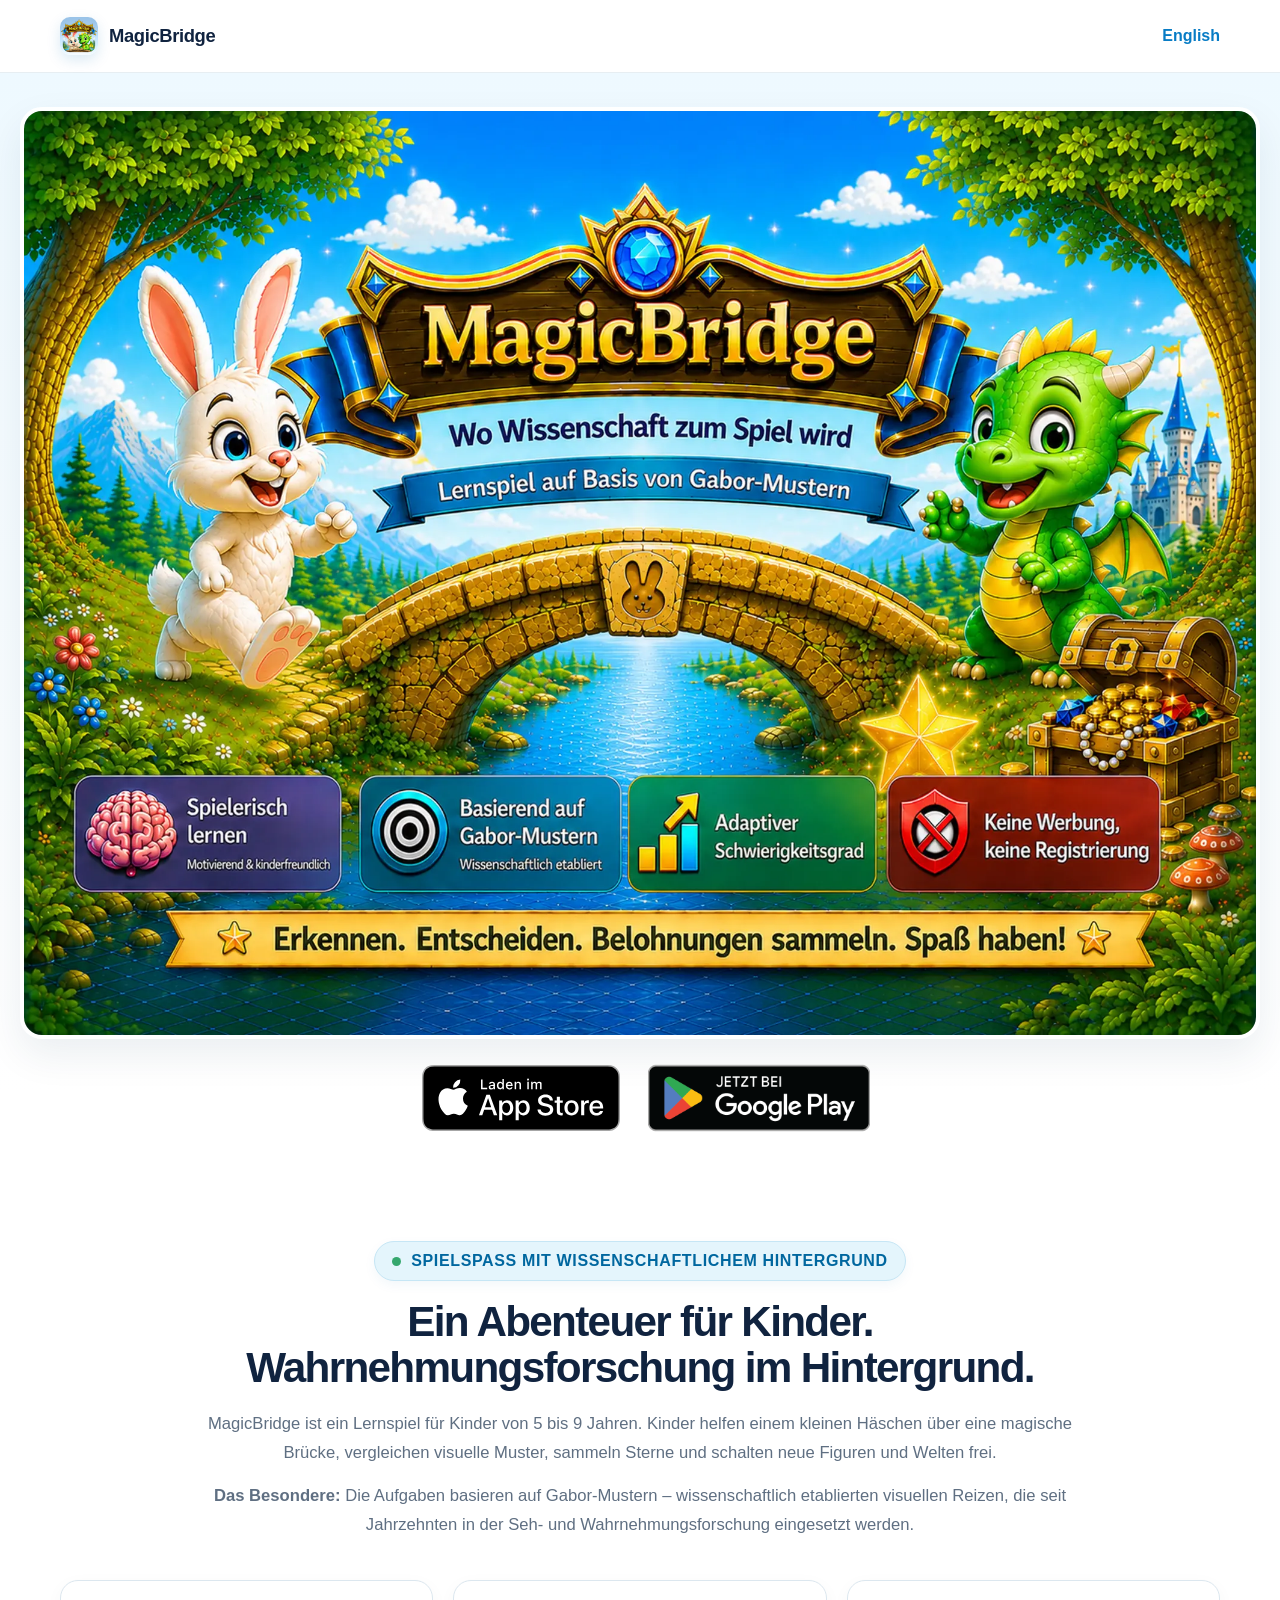
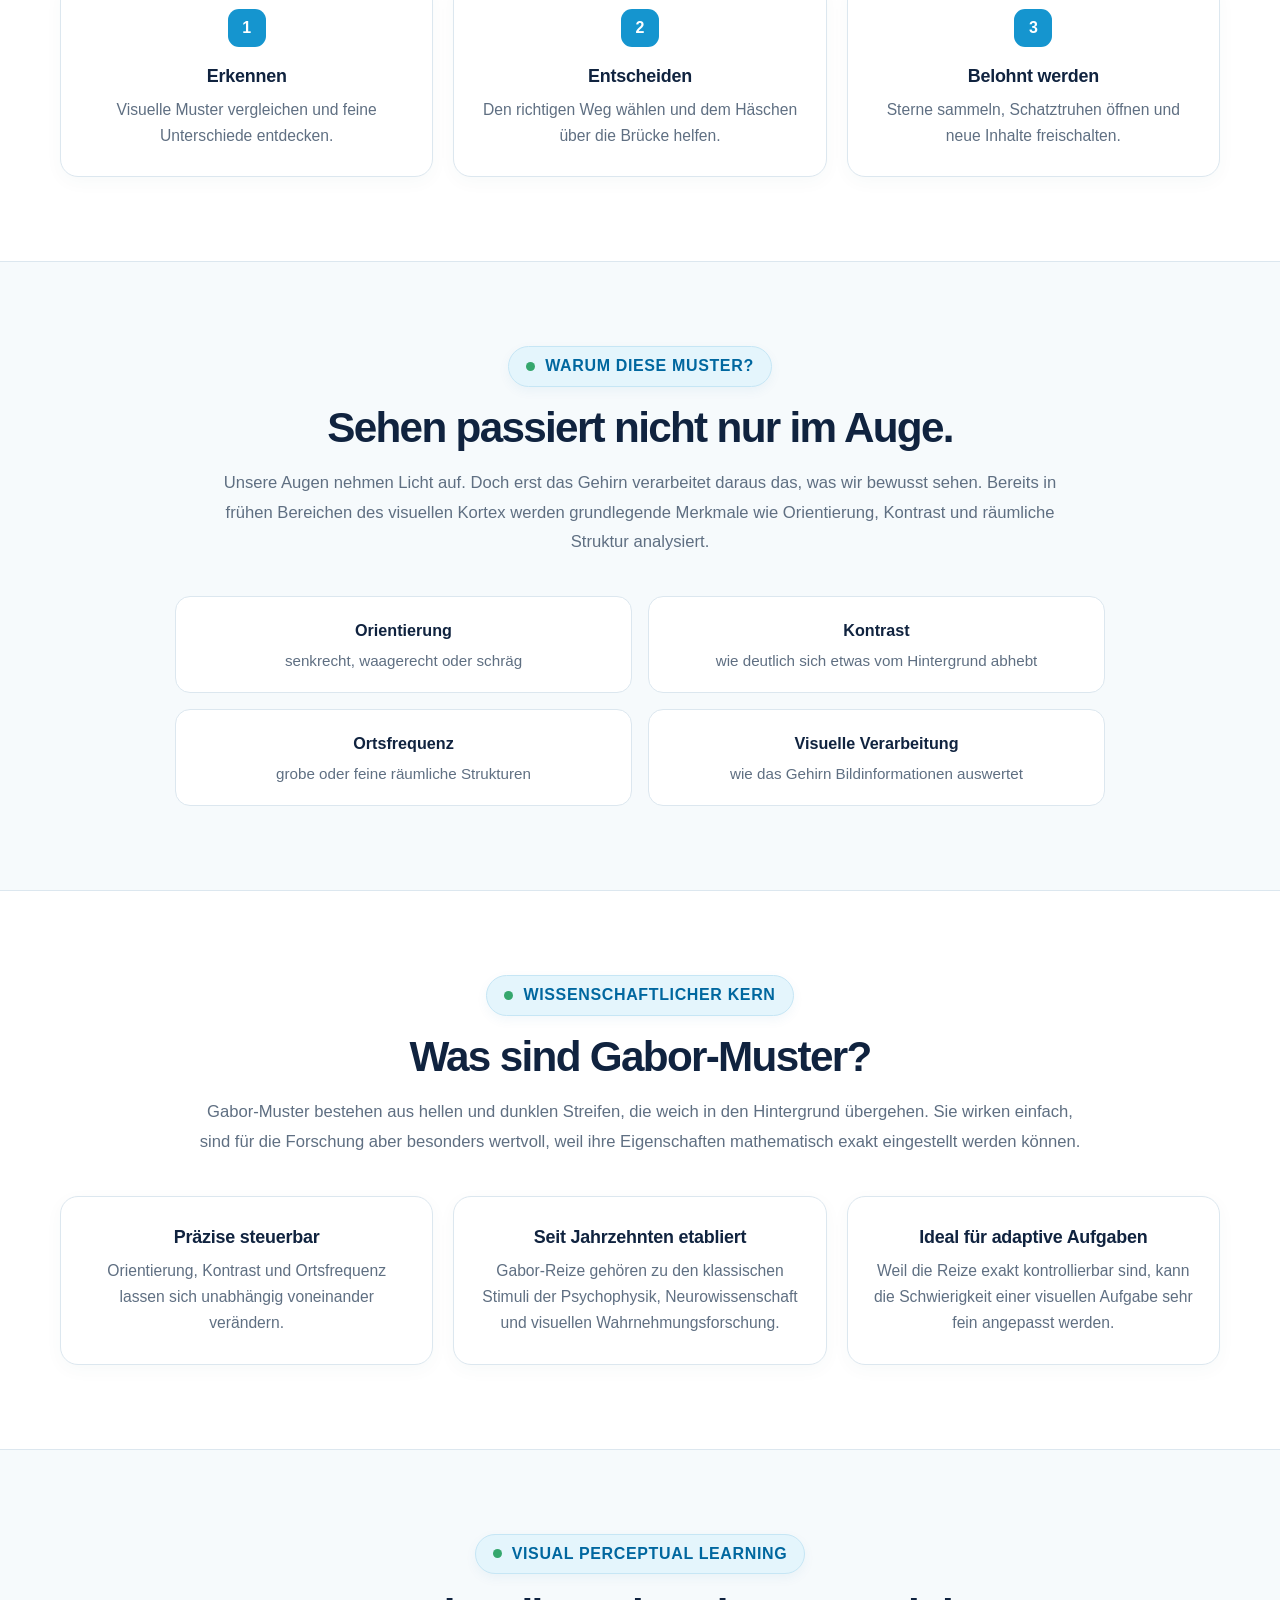
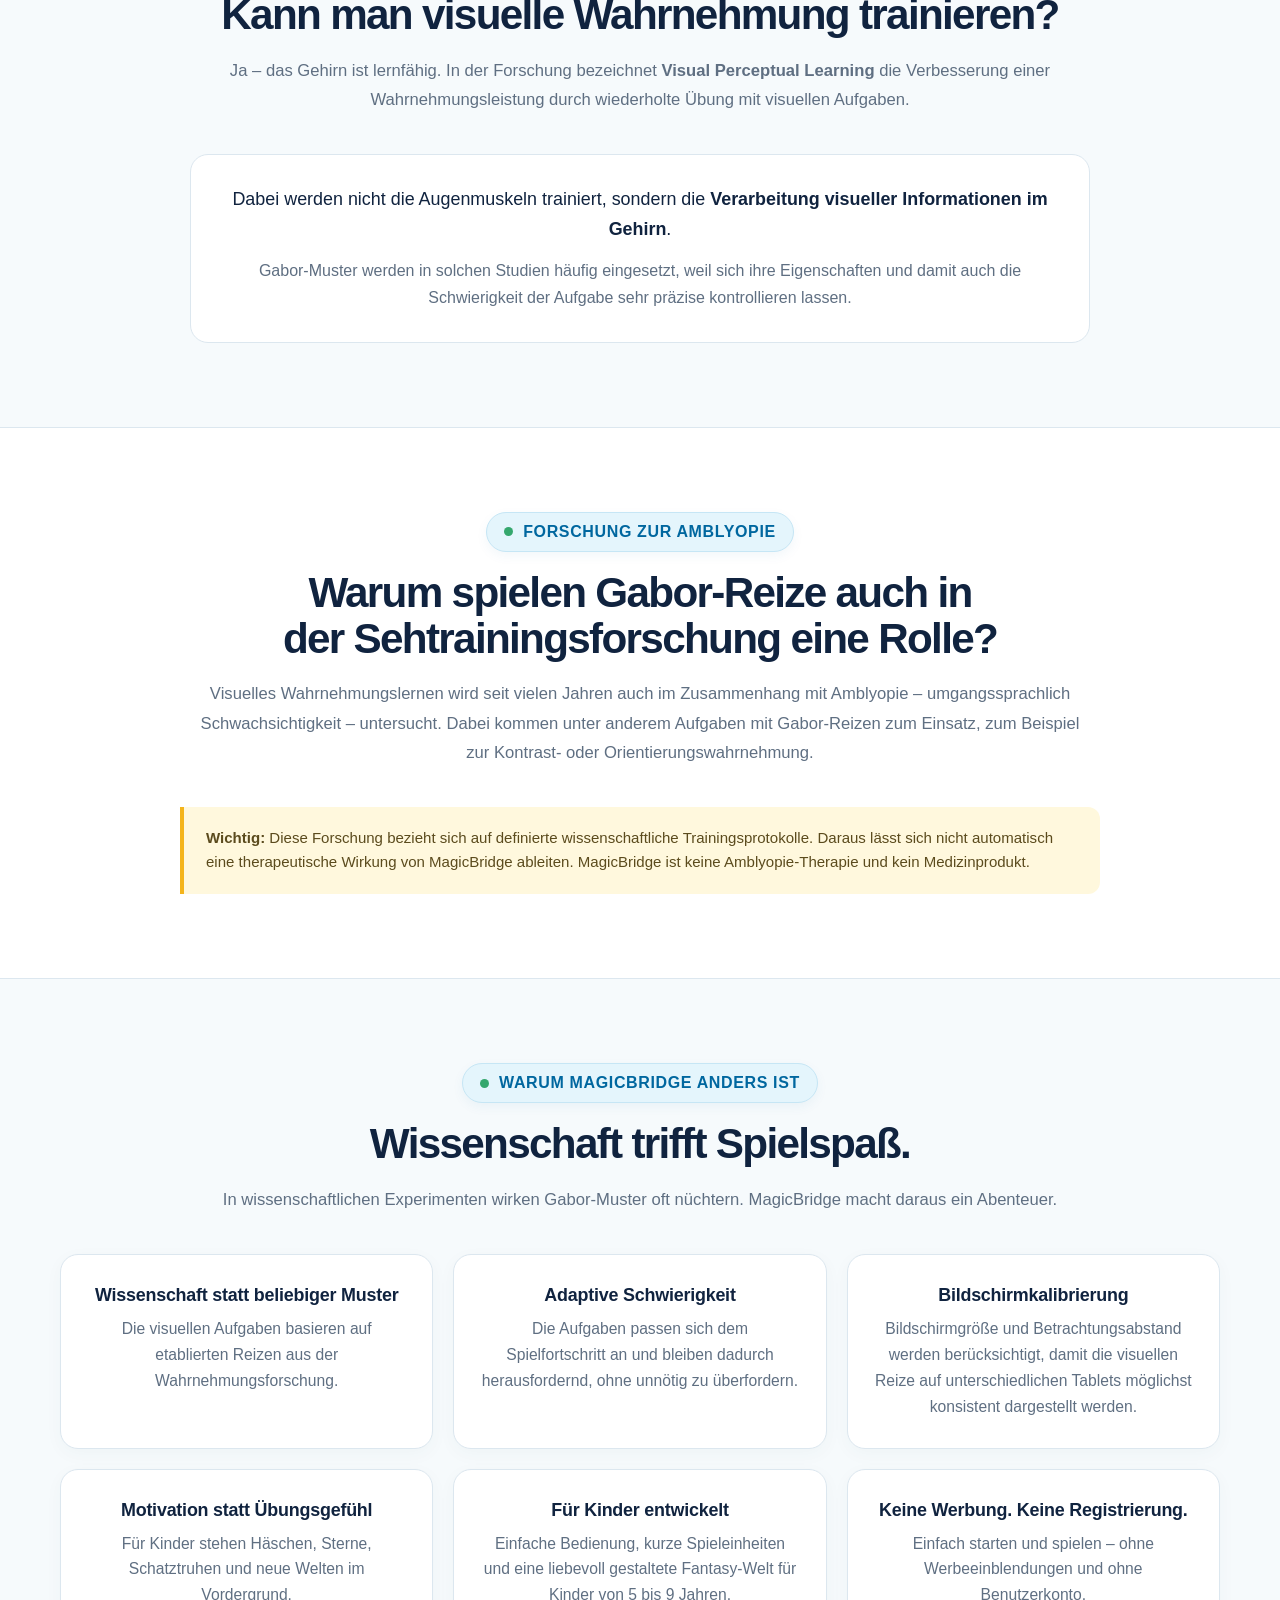
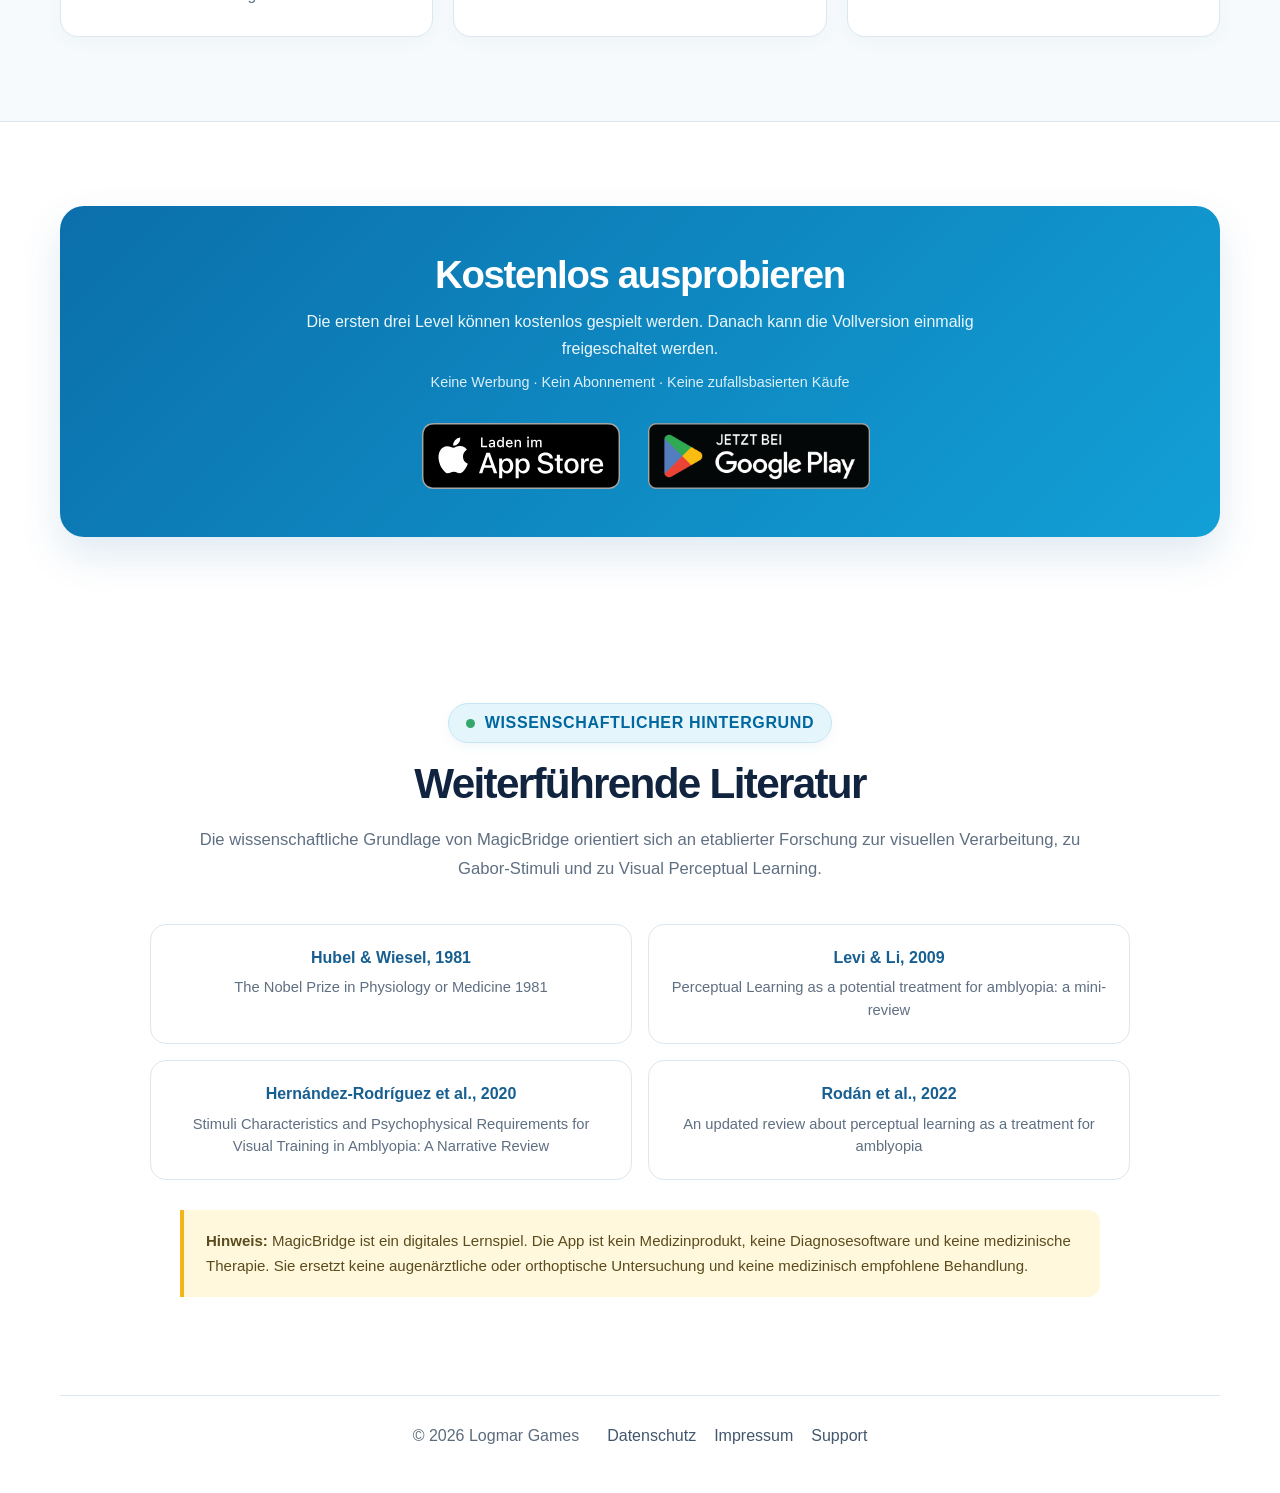
<file: index.html>
<!doctype html>
<html lang="de">
<head>
  <meta charset="utf-8">
  <meta name="viewport" content="width=device-width,initial-scale=1">
  <meta name="description" content="MagicBridge – ein wissenschaftlich inspiriertes Lernspiel für Kinder auf Basis von Gabor-Mustern aus der visuellen Wahrnehmungsforschung.">
  <title>MagicBridge – Wo Wissenschaft zum Spiel wird</title>
  <link rel="canonical" href="https://logmar.games/">
  <link rel="alternate" hreflang="de" href="https://logmar.games/">
  <link rel="alternate" hreflang="en" href="https://logmar.games/en/">
  <link rel="alternate" hreflang="x-default" href="https://logmar.games/">
  <link rel="icon" href="/assets/app-icon.png">
  <link rel="stylesheet" href="/assets/site.css?v=20260907-10">
</head>
<body class="home-page">
  <header class="site-header">
    <div class="wrap nav">
      <a class="brand" href="/" aria-label="MagicBridge Startseite"><img class="brand-mark" src="/assets/app-icon.png" alt=""><span>MagicBridge</span></a>
      <a class="home-lang" href="/en/" lang="en">English</a>
    </div>
  </header>
  <main>
    <h1 class="sr-only">MagicBridge – Wo Wissenschaft zum Spiel wird</h1>
    <section class="home-main">
      <div class="home-wrap">
        <img class="showcase-image" src="/assets/showcase-de.webp" alt="MagicBridge – Wo Wissenschaft zum Spiel wird. Lernspiel auf Basis von Gabor-Mustern.">
        <div class="stores home-stores" aria-label="MagicBridge herunterladen">
          <a class="official-store-link" style="display:inline-flex;align-items:center;justify-content:center;width:224px;height:66px;text-decoration:none;line-height:0" href="https://apps.apple.com/de/app/magicbridge-gabor-game/id6802226492" target="_blank" rel="noopener"><img src="/assets/app-store-badge-de.svg" alt="Laden im App Store" style="display:block;height:66px;width:auto;max-width:100%"></a>
          <a class="official-store-link" style="display:inline-flex;align-items:center;justify-content:center;width:224px;height:66px;text-decoration:none;line-height:0" href="https://play.google.com/store/apps/details?id=games.logmar.magicbridge&amp;hl=de" target="_blank" rel="noopener"><img src="/assets/google-play-badge-de.png" alt="Jetzt bei Google Play" style="display:block;height:86px;width:auto;max-width:none"></a>
        </div>
      </div>
    </section>

    <section class="section home-intro"><div class="wrap"><div class="section-head section-head-wide centered"><span class="eyebrow">Spielspaß mit wissenschaftlichem Hintergrund</span><h2>Ein Abenteuer für Kinder. Wahrnehmungsforschung im Hintergrund.</h2><p>MagicBridge ist ein Lernspiel für Kinder von 5 bis 9 Jahren. Kinder helfen einem kleinen Häschen über eine magische Brücke, vergleichen visuelle Muster, sammeln Sterne und schalten neue Figuren und Welten frei.</p><p><strong>Das Besondere:</strong> Die Aufgaben basieren auf Gabor-Mustern – wissenschaftlich etablierten visuellen Reizen, die seit Jahrzehnten in der Seh- und Wahrnehmungsforschung eingesetzt werden.</p></div><div class="cards cards-3"><article class="card"><div class="num">1</div><h3>Erkennen</h3><p>Visuelle Muster vergleichen und feine Unterschiede entdecken.</p></article><article class="card"><div class="num">2</div><h3>Entscheiden</h3><p>Den richtigen Weg wählen und dem Häschen über die Brücke helfen.</p></article><article class="card"><div class="num">3</div><h3>Belohnt werden</h3><p>Sterne sammeln, Schatztruhen öffnen und neue Inhalte freischalten.</p></article></div></div></section>

    <section class="section section-soft"><div class="wrap narrow-content"><div class="section-head section-head-wide"><span class="eyebrow">Warum diese Muster?</span><h2>Sehen passiert nicht nur im Auge.</h2><p>Unsere Augen nehmen Licht auf. Doch erst das Gehirn verarbeitet daraus das, was wir bewusst sehen. Bereits in frühen Bereichen des visuellen Kortex werden grundlegende Merkmale wie Orientierung, Kontrast und räumliche Struktur analysiert.</p></div><div class="feature-grid"><div class="feature"><strong>Orientierung</strong><span>senkrecht, waagerecht oder schräg</span></div><div class="feature"><strong>Kontrast</strong><span>wie deutlich sich etwas vom Hintergrund abhebt</span></div><div class="feature"><strong>Ortsfrequenz</strong><span>grobe oder feine räumliche Strukturen</span></div><div class="feature"><strong>Visuelle Verarbeitung</strong><span>wie das Gehirn Bildinformationen auswertet</span></div></div></div></section>

    <section class="section"><div class="wrap"><div class="section-head section-head-wide"><span class="eyebrow">Wissenschaftlicher Kern</span><h2>Was sind Gabor-Muster?</h2><p>Gabor-Muster bestehen aus hellen und dunklen Streifen, die weich in den Hintergrund übergehen. Sie wirken einfach, sind für die Forschung aber besonders wertvoll, weil ihre Eigenschaften mathematisch exakt eingestellt werden können.</p></div><div class="cards cards-3"><article class="card"><h3>Präzise steuerbar</h3><p>Orientierung, Kontrast und Ortsfrequenz lassen sich unabhängig voneinander verändern.</p></article><article class="card"><h3>Seit Jahrzehnten etabliert</h3><p>Gabor-Reize gehören zu den klassischen Stimuli der Psychophysik, Neurowissenschaft und visuellen Wahrnehmungsforschung.</p></article><article class="card"><h3>Ideal für adaptive Aufgaben</h3><p>Weil die Reize exakt kontrollierbar sind, kann die Schwierigkeit einer visuellen Aufgabe sehr fein angepasst werden.</p></article></div></div></section>

    <section class="section section-soft"><div class="wrap narrow-content"><div class="section-head section-head-wide"><span class="eyebrow">Visual Perceptual Learning</span><h2>Kann man visuelle Wahrnehmung trainieren?</h2><p>Ja – das Gehirn ist lernfähig. In der Forschung bezeichnet <strong>Visual Perceptual Learning</strong> die Verbesserung einer Wahrnehmungsleistung durch wiederholte Übung mit visuellen Aufgaben.</p></div><div class="science-callout"><p class="big-quote">Dabei werden nicht die Augenmuskeln trainiert, sondern die <strong>Verarbeitung visueller Informationen im Gehirn</strong>.</p><p>Gabor-Muster werden in solchen Studien häufig eingesetzt, weil sich ihre Eigenschaften und damit auch die Schwierigkeit der Aufgabe sehr präzise kontrollieren lassen.</p></div></div></section>

    <section class="section"><div class="wrap narrow-content"><div class="section-head section-head-wide"><span class="eyebrow">Forschung zur Amblyopie</span><h2>Warum spielen Gabor-Reize auch in der Sehtrainingsforschung eine Rolle?</h2><p>Visuelles Wahrnehmungslernen wird seit vielen Jahren auch im Zusammenhang mit Amblyopie – umgangssprachlich Schwachsichtigkeit – untersucht. Dabei kommen unter anderem Aufgaben mit Gabor-Reizen zum Einsatz, zum Beispiel zur Kontrast- oder Orientierungswahrnehmung.</p></div><div class="notice"><strong>Wichtig:</strong> Diese Forschung bezieht sich auf definierte wissenschaftliche Trainingsprotokolle. Daraus lässt sich nicht automatisch eine therapeutische Wirkung von MagicBridge ableiten. MagicBridge ist keine Amblyopie-Therapie und kein Medizinprodukt.</div></div></section>

    <section class="section section-soft"><div class="wrap"><div class="section-head section-head-wide centered"><span class="eyebrow">Warum MagicBridge anders ist</span><h2>Wissenschaft trifft Spielspaß.</h2><p>In wissenschaftlichen Experimenten wirken Gabor-Muster oft nüchtern. MagicBridge macht daraus ein Abenteuer.</p></div><div class="cards cards-3 feature-cards"><article class="card"><h3>Wissenschaft statt beliebiger Muster</h3><p>Die visuellen Aufgaben basieren auf etablierten Reizen aus der Wahrnehmungsforschung.</p></article><article class="card"><h3>Adaptive Schwierigkeit</h3><p>Die Aufgaben passen sich dem Spielfortschritt an und bleiben dadurch herausfordernd, ohne unnötig zu überfordern.</p></article><article class="card"><h3>Bildschirmkalibrierung</h3><p>Bildschirmgröße und Betrachtungsabstand werden berücksichtigt, damit die visuellen Reize auf unterschiedlichen Tablets möglichst konsistent dargestellt werden.</p></article><article class="card"><h3>Motivation statt Übungsgefühl</h3><p>Für Kinder stehen Häschen, Sterne, Schatztruhen und neue Welten im Vordergrund.</p></article><article class="card"><h3>Für Kinder entwickelt</h3><p>Einfache Bedienung, kurze Spieleinheiten und eine liebevoll gestaltete Fantasy-Welt für Kinder von 5 bis 9 Jahren.</p></article><article class="card"><h3>Keine Werbung. Keine Registrierung.</h3><p>Einfach starten und spielen – ohne Werbeeinblendungen und ohne Benutzerkonto.</p></article></div></div></section>

    <section class="section"><div class="wrap"><div class="cta"><div class="cta-copy"><h2>Kostenlos ausprobieren</h2><p>Die ersten drei Level können kostenlos gespielt werden. Danach kann die Vollversion einmalig freigeschaltet werden.</p><p class="cta-micro">Keine Werbung · Kein Abonnement · Keine zufallsbasierten Käufe</p></div><div class="stores cta-stores" aria-label="MagicBridge herunterladen"><a class="official-store-link" style="display:inline-flex;align-items:center;justify-content:center;width:224px;height:66px;text-decoration:none;line-height:0" href="https://apps.apple.com/de/app/magicbridge-gabor-game/id6802226492" target="_blank" rel="noopener"><img src="/assets/app-store-badge-de.svg" alt="Laden im App Store" style="display:block;height:66px;width:auto;max-width:100%"></a><a class="official-store-link" style="display:inline-flex;align-items:center;justify-content:center;width:224px;height:66px;text-decoration:none;line-height:0" href="https://play.google.com/store/apps/details?id=games.logmar.magicbridge&amp;hl=de" target="_blank" rel="noopener"><img src="/assets/google-play-badge-de.png" alt="Jetzt bei Google Play" style="display:block;height:86px;width:auto;max-width:none"></a></div></div></div></section>

    <section class="section science-sources"><div class="wrap"><div class="section-head section-head-wide"><span class="eyebrow">Wissenschaftlicher Hintergrund</span><h2>Weiterführende Literatur</h2><p>Die wissenschaftliche Grundlage von MagicBridge orientiert sich an etablierter Forschung zur visuellen Verarbeitung, zu Gabor-Stimuli und zu Visual Perceptual Learning.</p></div><div class="source-list"><a href="https://www.nobelprize.org/prizes/medicine/1981/summary/" target="_blank" rel="noopener"><strong>Hubel &amp; Wiesel, 1981</strong><span>The Nobel Prize in Physiology or Medicine 1981</span></a><a href="https://pmc.ncbi.nlm.nih.gov/articles/PMC2764839/" target="_blank" rel="noopener"><strong>Levi &amp; Li, 2009</strong><span>Perceptual Learning as a potential treatment for amblyopia: a mini-review</span></a><a href="https://pmc.ncbi.nlm.nih.gov/articles/PMC7764820/" target="_blank" rel="noopener"><strong>Hernández-Rodríguez et al., 2020</strong><span>Stimuli Characteristics and Psychophysical Requirements for Visual Training in Amblyopia: A Narrative Review</span></a><a href="https://pmc.ncbi.nlm.nih.gov/articles/PMC8712591/" target="_blank" rel="noopener"><strong>Rodán et al., 2022</strong><span>An updated review about perceptual learning as a treatment for amblyopia</span></a></div><div class="notice notice-bottom"><strong>Hinweis:</strong> MagicBridge ist ein digitales Lernspiel. Die App ist kein Medizinprodukt, keine Diagnosesoftware und keine medizinische Therapie. Sie ersetzt keine augenärztliche oder orthoptische Untersuchung und keine medizinisch empfohlene Behandlung.</div></div></section>
  </main>
  <footer class="site-footer home-footer"><div class="wrap footer-row"><span>© 2026 Logmar Games</span><nav class="footer-links" aria-label="Rechtliches und Support"><a href="/privacy/">Datenschutz</a><a href="/impressum/">Impressum</a><a href="/support/">Support</a></nav></div></footer>
</body>
</html>
</file>
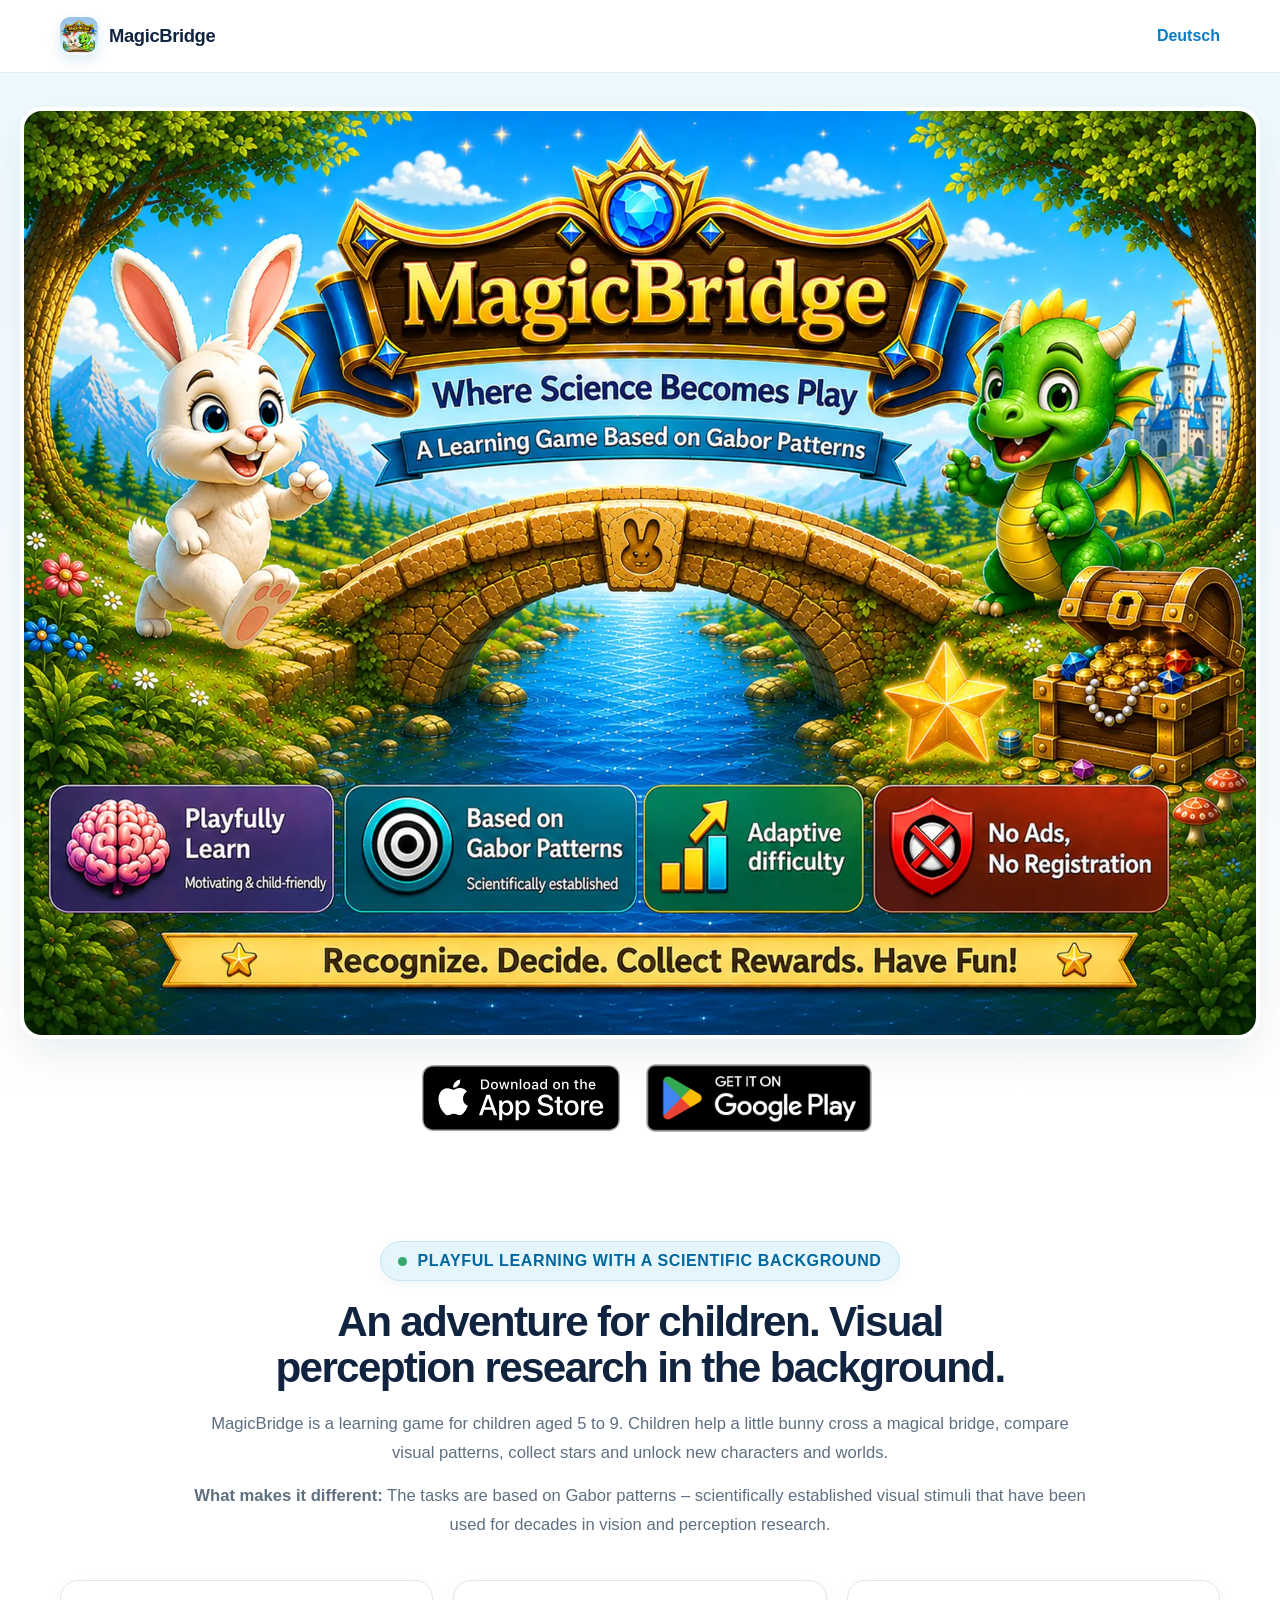
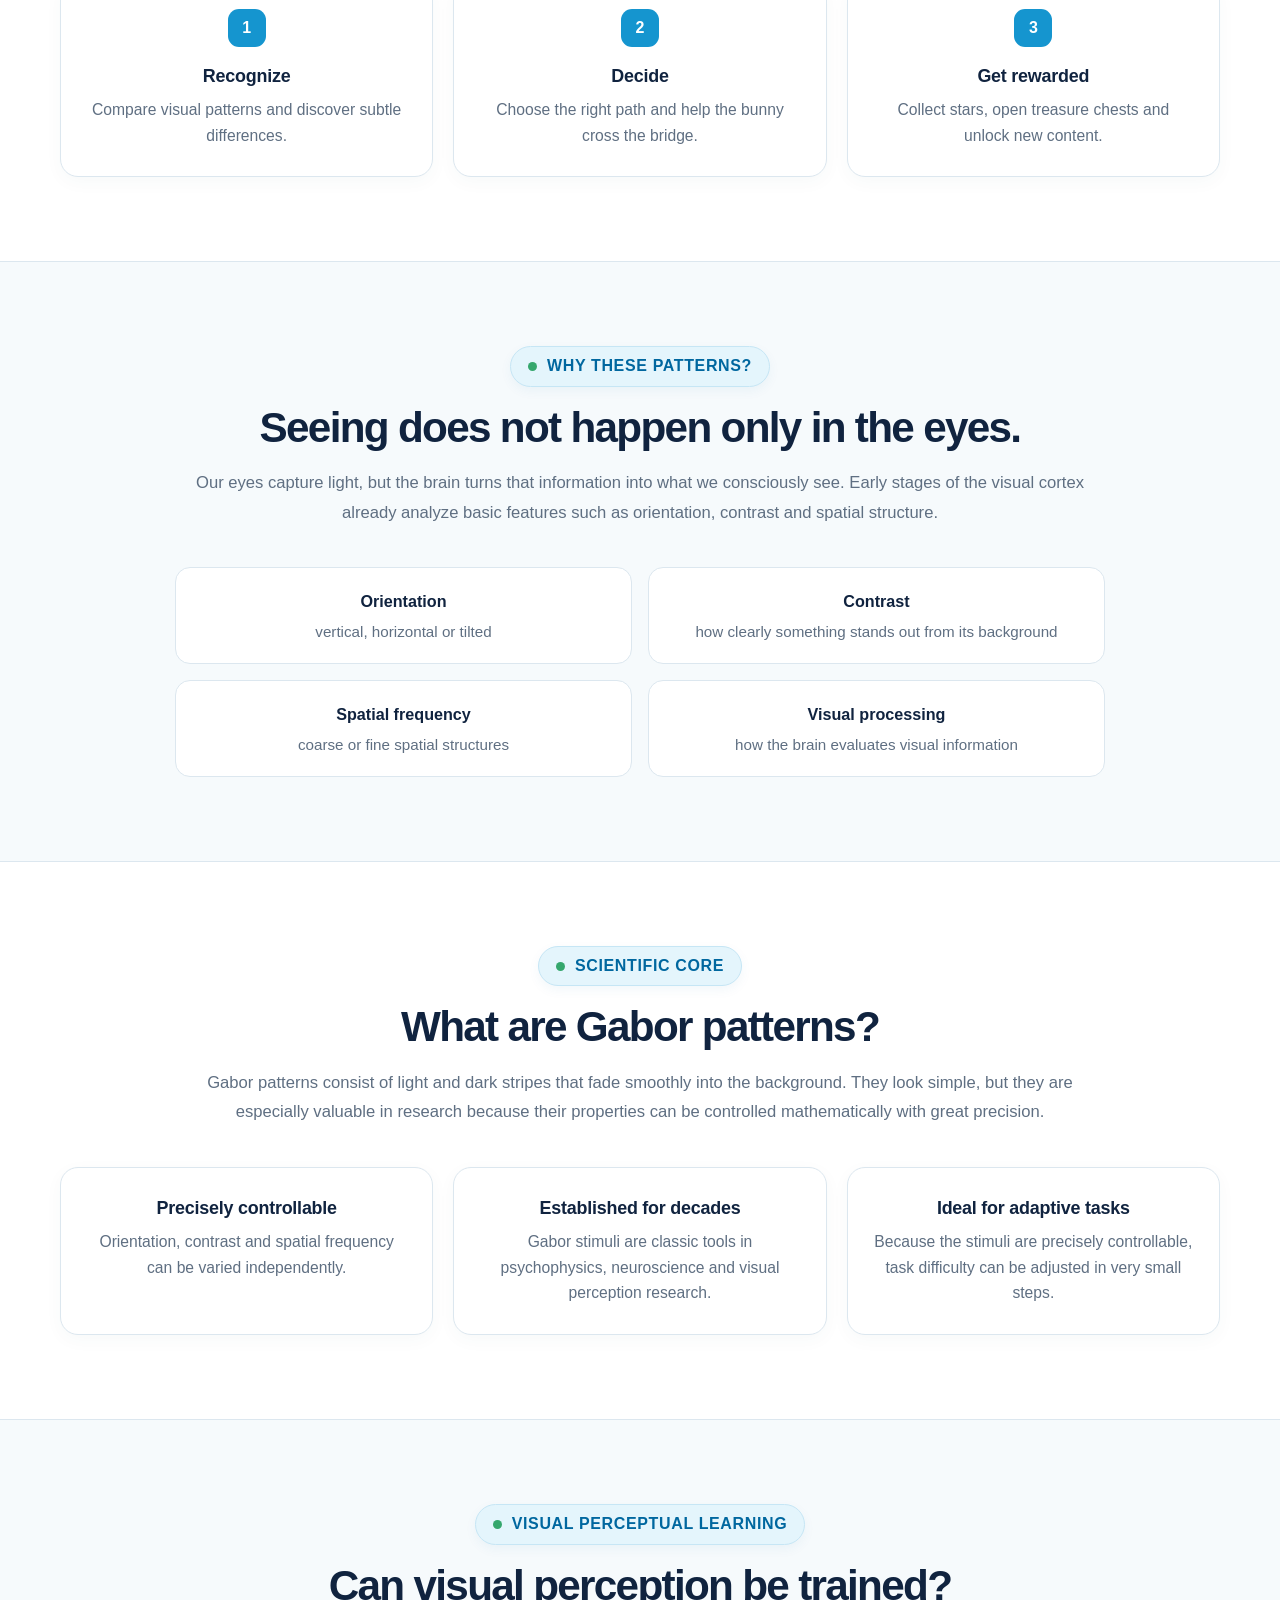
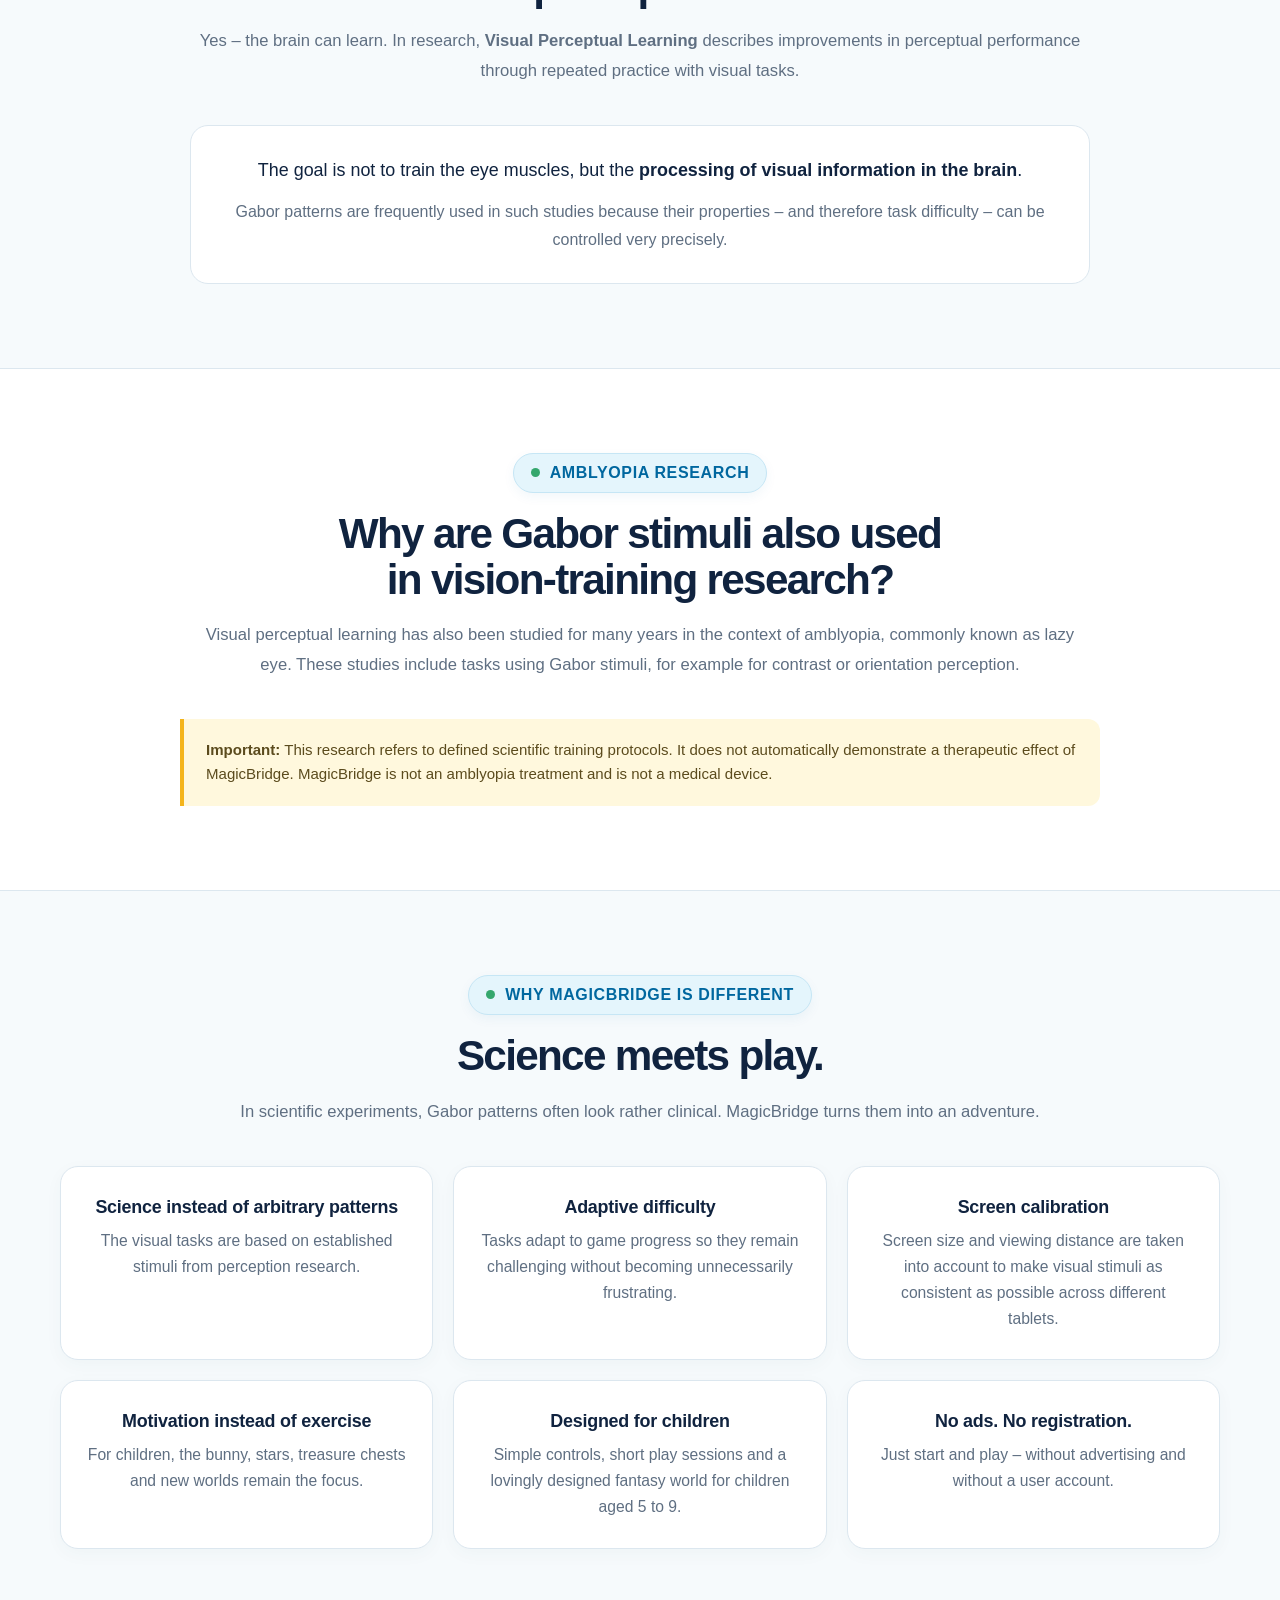
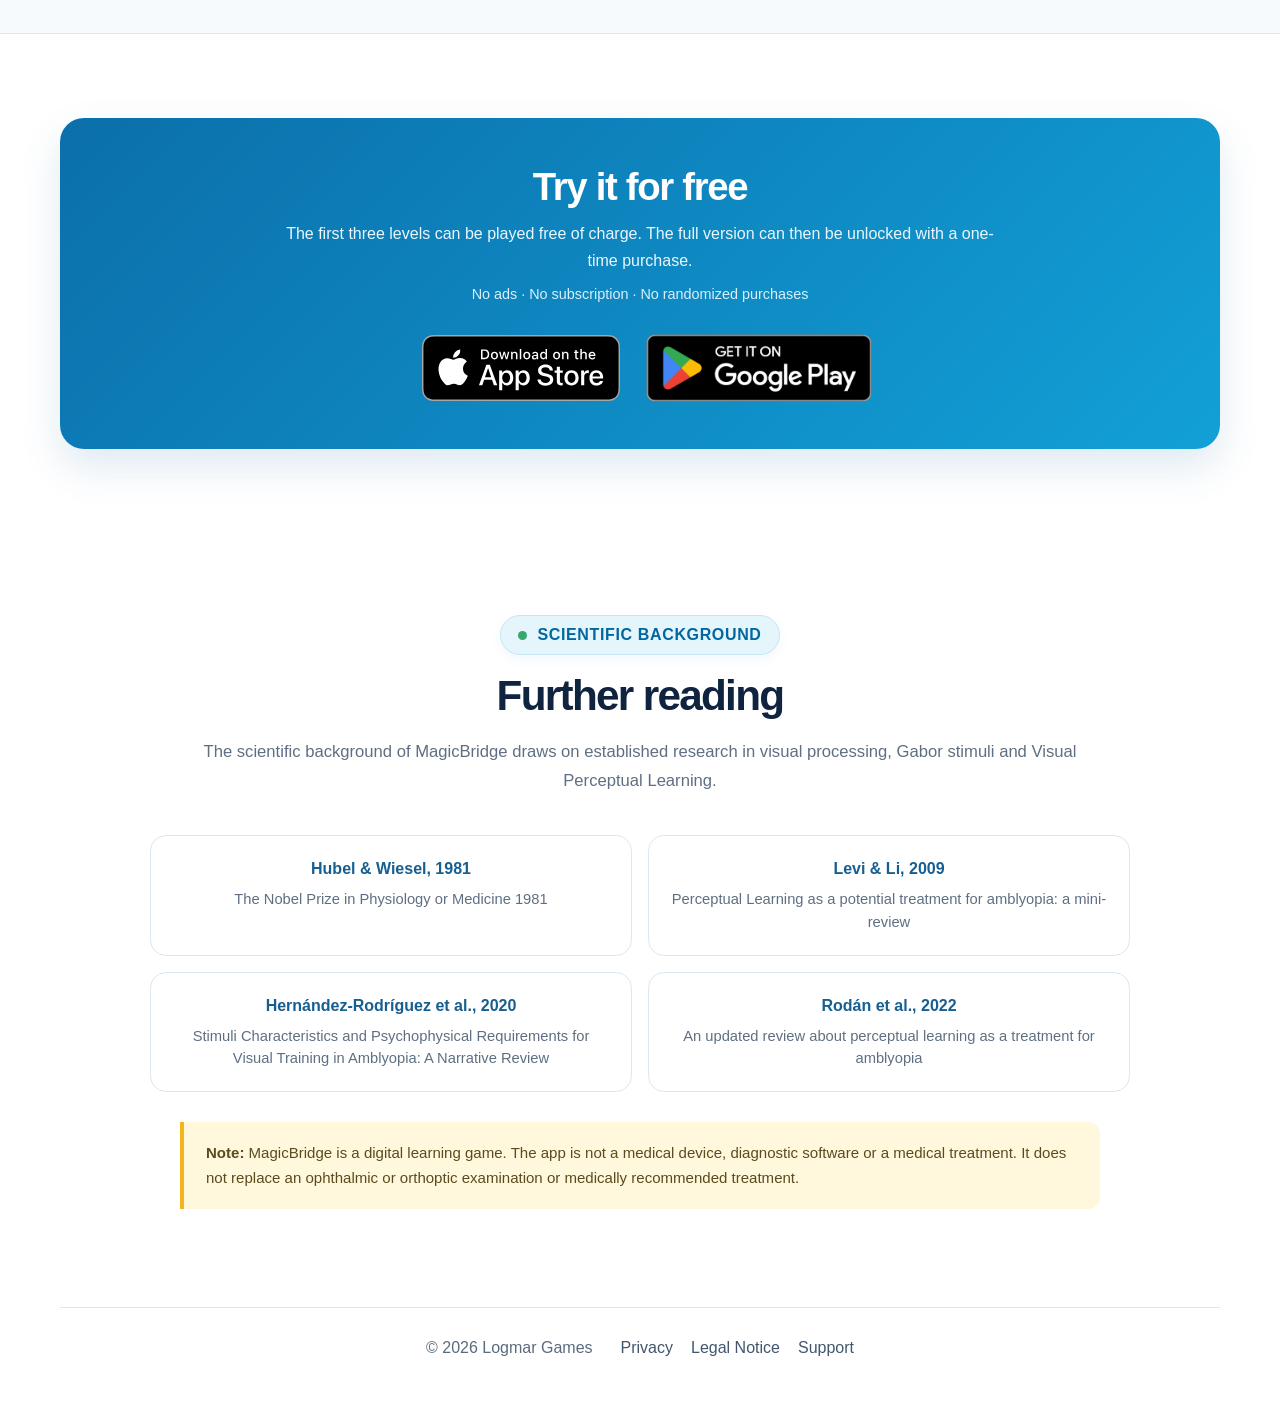
<file: en/index.html>
<!doctype html>
<html lang="en">
<head>
  <meta charset="utf-8">
  <meta name="viewport" content="width=device-width,initial-scale=1">
  <meta name="description" content="MagicBridge – a science-inspired learning game for children based on Gabor patterns from visual perception research.">
  <title>MagicBridge – Where science becomes play</title>
  <link rel="canonical" href="https://logmar.games/en/">
  <link rel="alternate" hreflang="de" href="https://logmar.games/">
  <link rel="alternate" hreflang="en" href="https://logmar.games/en/">
  <link rel="alternate" hreflang="x-default" href="https://logmar.games/">
  <link rel="icon" href="/assets/app-icon.png">
  <link rel="stylesheet" href="/assets/site.css?v=20260907-10">
</head>
<body class="home-page">
  <header class="site-header"><div class="wrap nav"><a class="brand" href="/en/" aria-label="MagicBridge home"><img class="brand-mark" src="/assets/app-icon.png" alt=""><span>MagicBridge</span></a><a class="home-lang" href="/" lang="de">Deutsch</a></div></header>
  <main>
    <h1 class="sr-only">MagicBridge – Where science becomes play</h1>
    <section class="home-main"><div class="home-wrap"><img class="showcase-image" src="/assets/showcase-en.webp" alt="MagicBridge – Where science becomes play. A learning game based on Gabor patterns."><div class="stores home-stores" aria-label="Download MagicBridge"><a class="official-store-link" style="display:inline-flex;align-items:center;justify-content:center;width:224px;height:66px;text-decoration:none;line-height:0" href="https://apps.apple.com/app/id6802226492?l=en" target="_blank" rel="noopener"><img src="/assets/app-store-badge-en.svg" alt="Download on the App Store" style="display:block;height:66px;width:auto;max-width:100%"></a><a class="official-store-link" style="display:inline-flex;align-items:center;justify-content:center;width:224px;height:66px;text-decoration:none;line-height:0" href="https://play.google.com/store/apps/details?id=games.logmar.magicbridge&amp;hl=en" target="_blank" rel="noopener"><img src="/assets/google-play-badge-en.png" alt="Get it on Google Play" style="display:block;height:100px;width:auto;max-width:none"></a></div></div></section>

    <section class="section home-intro"><div class="wrap"><div class="section-head section-head-wide centered"><span class="eyebrow">Playful learning with a scientific background</span><h2>An adventure for children. Visual perception research in the background.</h2><p>MagicBridge is a learning game for children aged 5 to 9. Children help a little bunny cross a magical bridge, compare visual patterns, collect stars and unlock new characters and worlds.</p><p><strong>What makes it different:</strong> The tasks are based on Gabor patterns – scientifically established visual stimuli that have been used for decades in vision and perception research.</p></div><div class="cards cards-3"><article class="card"><div class="num">1</div><h3>Recognize</h3><p>Compare visual patterns and discover subtle differences.</p></article><article class="card"><div class="num">2</div><h3>Decide</h3><p>Choose the right path and help the bunny cross the bridge.</p></article><article class="card"><div class="num">3</div><h3>Get rewarded</h3><p>Collect stars, open treasure chests and unlock new content.</p></article></div></div></section>

    <section class="section section-soft"><div class="wrap narrow-content"><div class="section-head section-head-wide"><span class="eyebrow">Why these patterns?</span><h2>Seeing does not happen only in the eyes.</h2><p>Our eyes capture light, but the brain turns that information into what we consciously see. Early stages of the visual cortex already analyze basic features such as orientation, contrast and spatial structure.</p></div><div class="feature-grid"><div class="feature"><strong>Orientation</strong><span>vertical, horizontal or tilted</span></div><div class="feature"><strong>Contrast</strong><span>how clearly something stands out from its background</span></div><div class="feature"><strong>Spatial frequency</strong><span>coarse or fine spatial structures</span></div><div class="feature"><strong>Visual processing</strong><span>how the brain evaluates visual information</span></div></div></div></section>

    <section class="section"><div class="wrap"><div class="section-head section-head-wide"><span class="eyebrow">Scientific core</span><h2>What are Gabor patterns?</h2><p>Gabor patterns consist of light and dark stripes that fade smoothly into the background. They look simple, but they are especially valuable in research because their properties can be controlled mathematically with great precision.</p></div><div class="cards cards-3"><article class="card"><h3>Precisely controllable</h3><p>Orientation, contrast and spatial frequency can be varied independently.</p></article><article class="card"><h3>Established for decades</h3><p>Gabor stimuli are classic tools in psychophysics, neuroscience and visual perception research.</p></article><article class="card"><h3>Ideal for adaptive tasks</h3><p>Because the stimuli are precisely controllable, task difficulty can be adjusted in very small steps.</p></article></div></div></section>

    <section class="section section-soft"><div class="wrap narrow-content"><div class="section-head section-head-wide"><span class="eyebrow">Visual Perceptual Learning</span><h2>Can visual perception be trained?</h2><p>Yes – the brain can learn. In research, <strong>Visual Perceptual Learning</strong> describes improvements in perceptual performance through repeated practice with visual tasks.</p></div><div class="science-callout"><p class="big-quote">The goal is not to train the eye muscles, but the <strong>processing of visual information in the brain</strong>.</p><p>Gabor patterns are frequently used in such studies because their properties – and therefore task difficulty – can be controlled very precisely.</p></div></div></section>

    <section class="section"><div class="wrap narrow-content"><div class="section-head section-head-wide"><span class="eyebrow">Amblyopia research</span><h2>Why are Gabor stimuli also used in vision-training research?</h2><p>Visual perceptual learning has also been studied for many years in the context of amblyopia, commonly known as lazy eye. These studies include tasks using Gabor stimuli, for example for contrast or orientation perception.</p></div><div class="notice"><strong>Important:</strong> This research refers to defined scientific training protocols. It does not automatically demonstrate a therapeutic effect of MagicBridge. MagicBridge is not an amblyopia treatment and is not a medical device.</div></div></section>

    <section class="section section-soft"><div class="wrap"><div class="section-head section-head-wide centered"><span class="eyebrow">Why MagicBridge is different</span><h2>Science meets play.</h2><p>In scientific experiments, Gabor patterns often look rather clinical. MagicBridge turns them into an adventure.</p></div><div class="cards cards-3 feature-cards"><article class="card"><h3>Science instead of arbitrary patterns</h3><p>The visual tasks are based on established stimuli from perception research.</p></article><article class="card"><h3>Adaptive difficulty</h3><p>Tasks adapt to game progress so they remain challenging without becoming unnecessarily frustrating.</p></article><article class="card"><h3>Screen calibration</h3><p>Screen size and viewing distance are taken into account to make visual stimuli as consistent as possible across different tablets.</p></article><article class="card"><h3>Motivation instead of exercise</h3><p>For children, the bunny, stars, treasure chests and new worlds remain the focus.</p></article><article class="card"><h3>Designed for children</h3><p>Simple controls, short play sessions and a lovingly designed fantasy world for children aged 5 to 9.</p></article><article class="card"><h3>No ads. No registration.</h3><p>Just start and play – without advertising and without a user account.</p></article></div></div></section>

    <section class="section"><div class="wrap"><div class="cta"><div class="cta-copy"><h2>Try it for free</h2><p>The first three levels can be played free of charge. The full version can then be unlocked with a one-time purchase.</p><p class="cta-micro">No ads · No subscription · No randomized purchases</p></div><div class="stores cta-stores" aria-label="Download MagicBridge"><a class="official-store-link" style="display:inline-flex;align-items:center;justify-content:center;width:224px;height:66px;text-decoration:none;line-height:0" href="https://apps.apple.com/app/id6802226492?l=en" target="_blank" rel="noopener"><img src="/assets/app-store-badge-en.svg" alt="Download on the App Store" style="display:block;height:66px;width:auto;max-width:100%"></a><a class="official-store-link" style="display:inline-flex;align-items:center;justify-content:center;width:224px;height:66px;text-decoration:none;line-height:0" href="https://play.google.com/store/apps/details?id=games.logmar.magicbridge&amp;hl=en" target="_blank" rel="noopener"><img src="/assets/google-play-badge-en.png" alt="Get it on Google Play" style="display:block;height:100px;width:auto;max-width:none"></a></div></div></div></section>

    <section class="section science-sources"><div class="wrap"><div class="section-head section-head-wide"><span class="eyebrow">Scientific background</span><h2>Further reading</h2><p>The scientific background of MagicBridge draws on established research in visual processing, Gabor stimuli and Visual Perceptual Learning.</p></div><div class="source-list"><a href="https://www.nobelprize.org/prizes/medicine/1981/summary/" target="_blank" rel="noopener"><strong>Hubel &amp; Wiesel, 1981</strong><span>The Nobel Prize in Physiology or Medicine 1981</span></a><a href="https://pmc.ncbi.nlm.nih.gov/articles/PMC2764839/" target="_blank" rel="noopener"><strong>Levi &amp; Li, 2009</strong><span>Perceptual Learning as a potential treatment for amblyopia: a mini-review</span></a><a href="https://pmc.ncbi.nlm.nih.gov/articles/PMC7764820/" target="_blank" rel="noopener"><strong>Hernández-Rodríguez et al., 2020</strong><span>Stimuli Characteristics and Psychophysical Requirements for Visual Training in Amblyopia: A Narrative Review</span></a><a href="https://pmc.ncbi.nlm.nih.gov/articles/PMC8712591/" target="_blank" rel="noopener"><strong>Rodán et al., 2022</strong><span>An updated review about perceptual learning as a treatment for amblyopia</span></a></div><div class="notice notice-bottom"><strong>Note:</strong> MagicBridge is a digital learning game. The app is not a medical device, diagnostic software or a medical treatment. It does not replace an ophthalmic or orthoptic examination or medically recommended treatment.</div></div></section>
  </main>
  <footer class="site-footer home-footer"><div class="wrap footer-row"><span>© 2026 Logmar Games</span><nav class="footer-links" aria-label="Legal and support"><a href="/privacy/en/">Privacy</a><a href="/impressum/en/">Legal Notice</a><a href="/support/en/">Support</a></nav></div></footer>
</body>
</html>
</file>
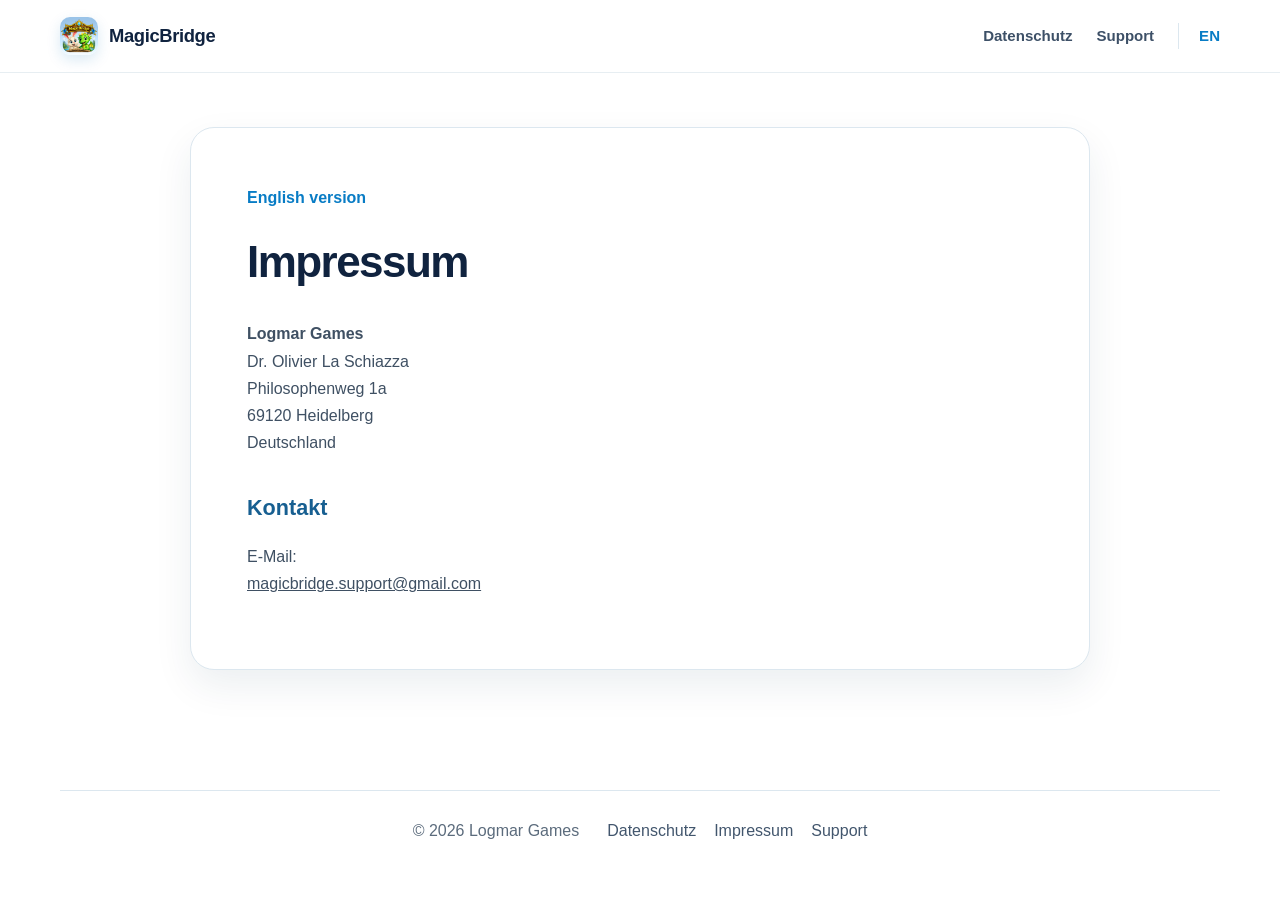
<file: impressum/index.html>
<!doctype html><html lang="de"><head><meta charset="utf-8"><meta name="viewport" content="width=device-width,initial-scale=1"><title>Impressum – MagicBridge</title><meta name="description" content="Impressum von Logmar Games und MagicBridge."><link rel="icon" href="/assets/app-icon.png"><link rel="stylesheet" href="/assets/site.css"></head><body><header class="site-header"><nav class="nav wrap"><a class="brand" href="/" aria-label="MagicBridge Startseite"><img class="brand-mark" src="/assets/app-icon.png" alt="">MagicBridge</a><div class="links"><a href="/privacy/">Datenschutz</a><a href="/support/">Support</a><a class="lang" href="/impressum/en/">EN</a></div></nav></header><main class="legal-shell"><article class="legal"><div class="topline"><a href="/impressum/en/">English version</a></div><h1 class="privacy-title">Impressum</h1><p style="margin-top:34px"><strong>Logmar Games</strong><br>Dr. Olivier La Schiazza<br>Philosophenweg 1a<br>69120 Heidelberg<br>Deutschland</p><h2>Kontakt</h2><p>E-Mail:<br><a href="mailto:magicbridge.support@gmail.com">magicbridge.support@gmail.com</a></p></article></main><footer class="site-footer"><div class="wrap footer-row"><span>© 2026 Logmar Games</span><div class="footer-links"><a href="/privacy/">Datenschutz</a><a href="/impressum/">Impressum</a><a href="/support/">Support</a></div></div></footer></body></html>
</file>
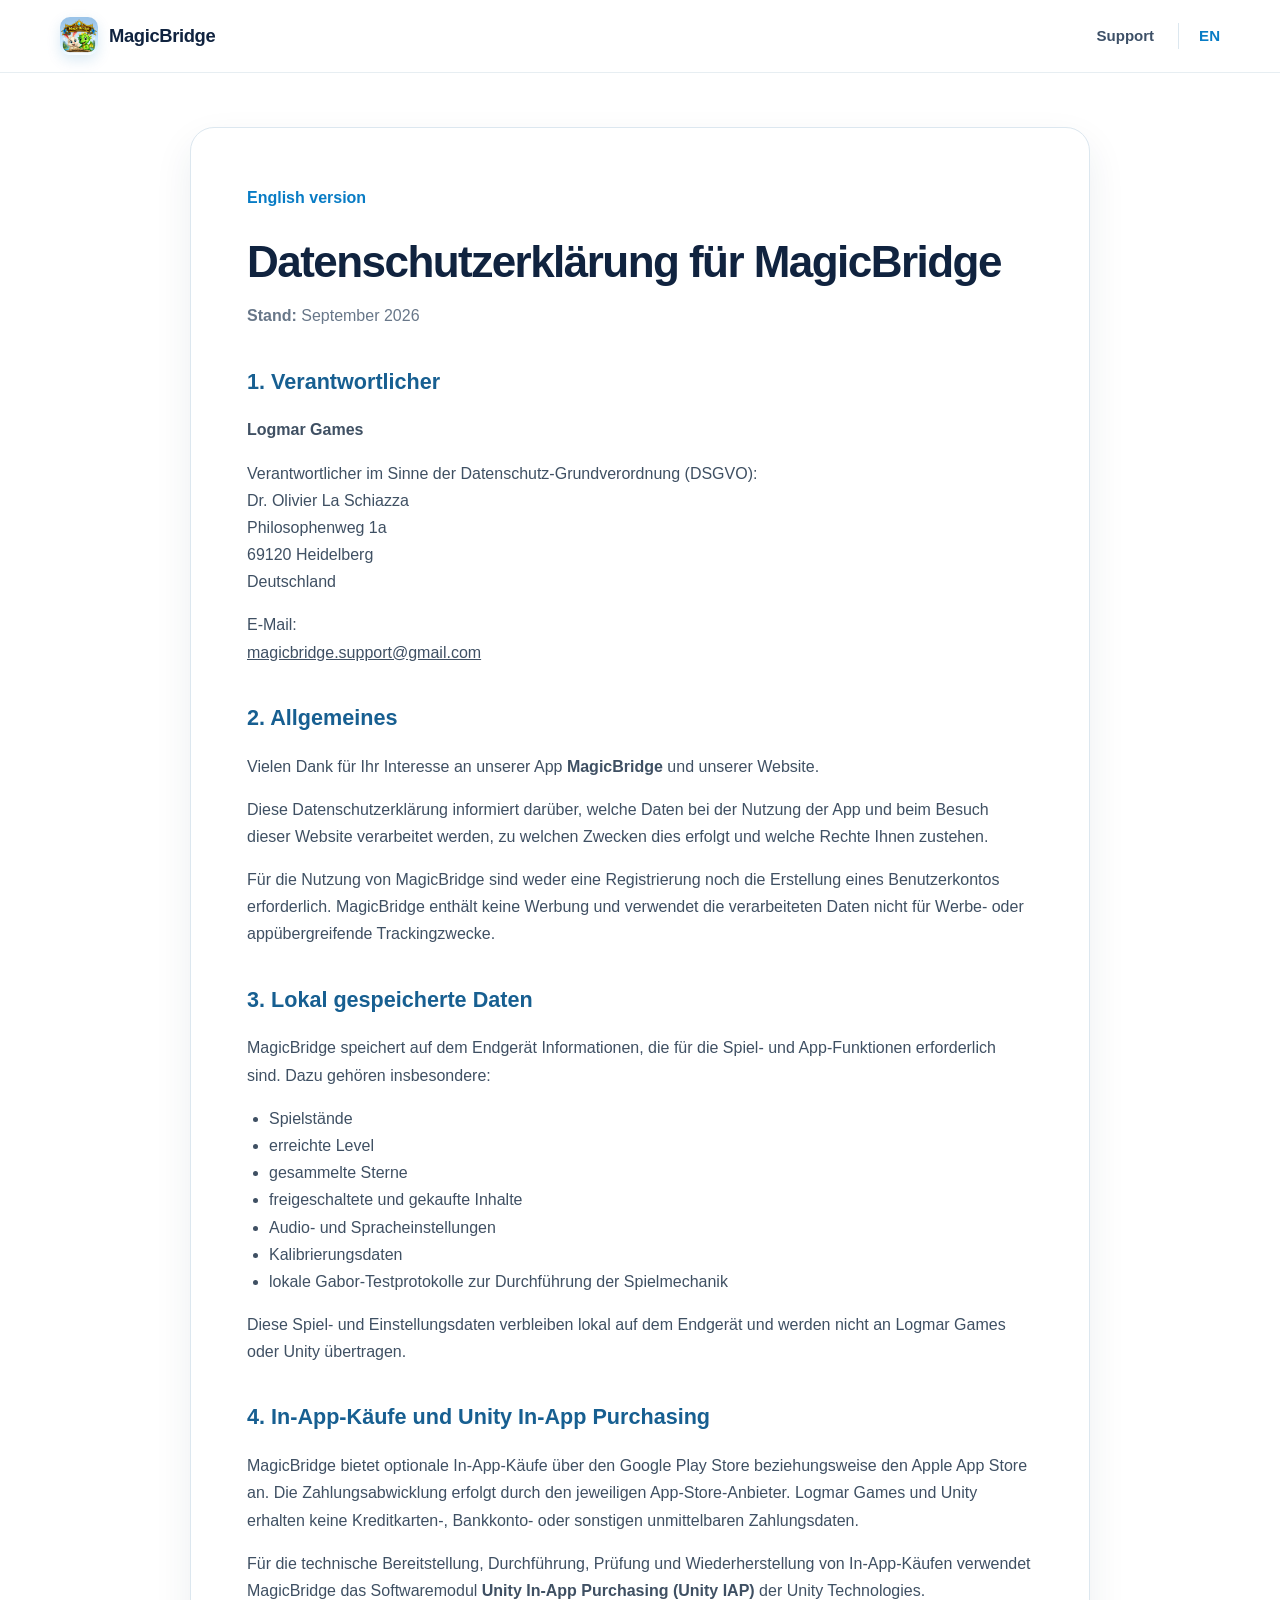
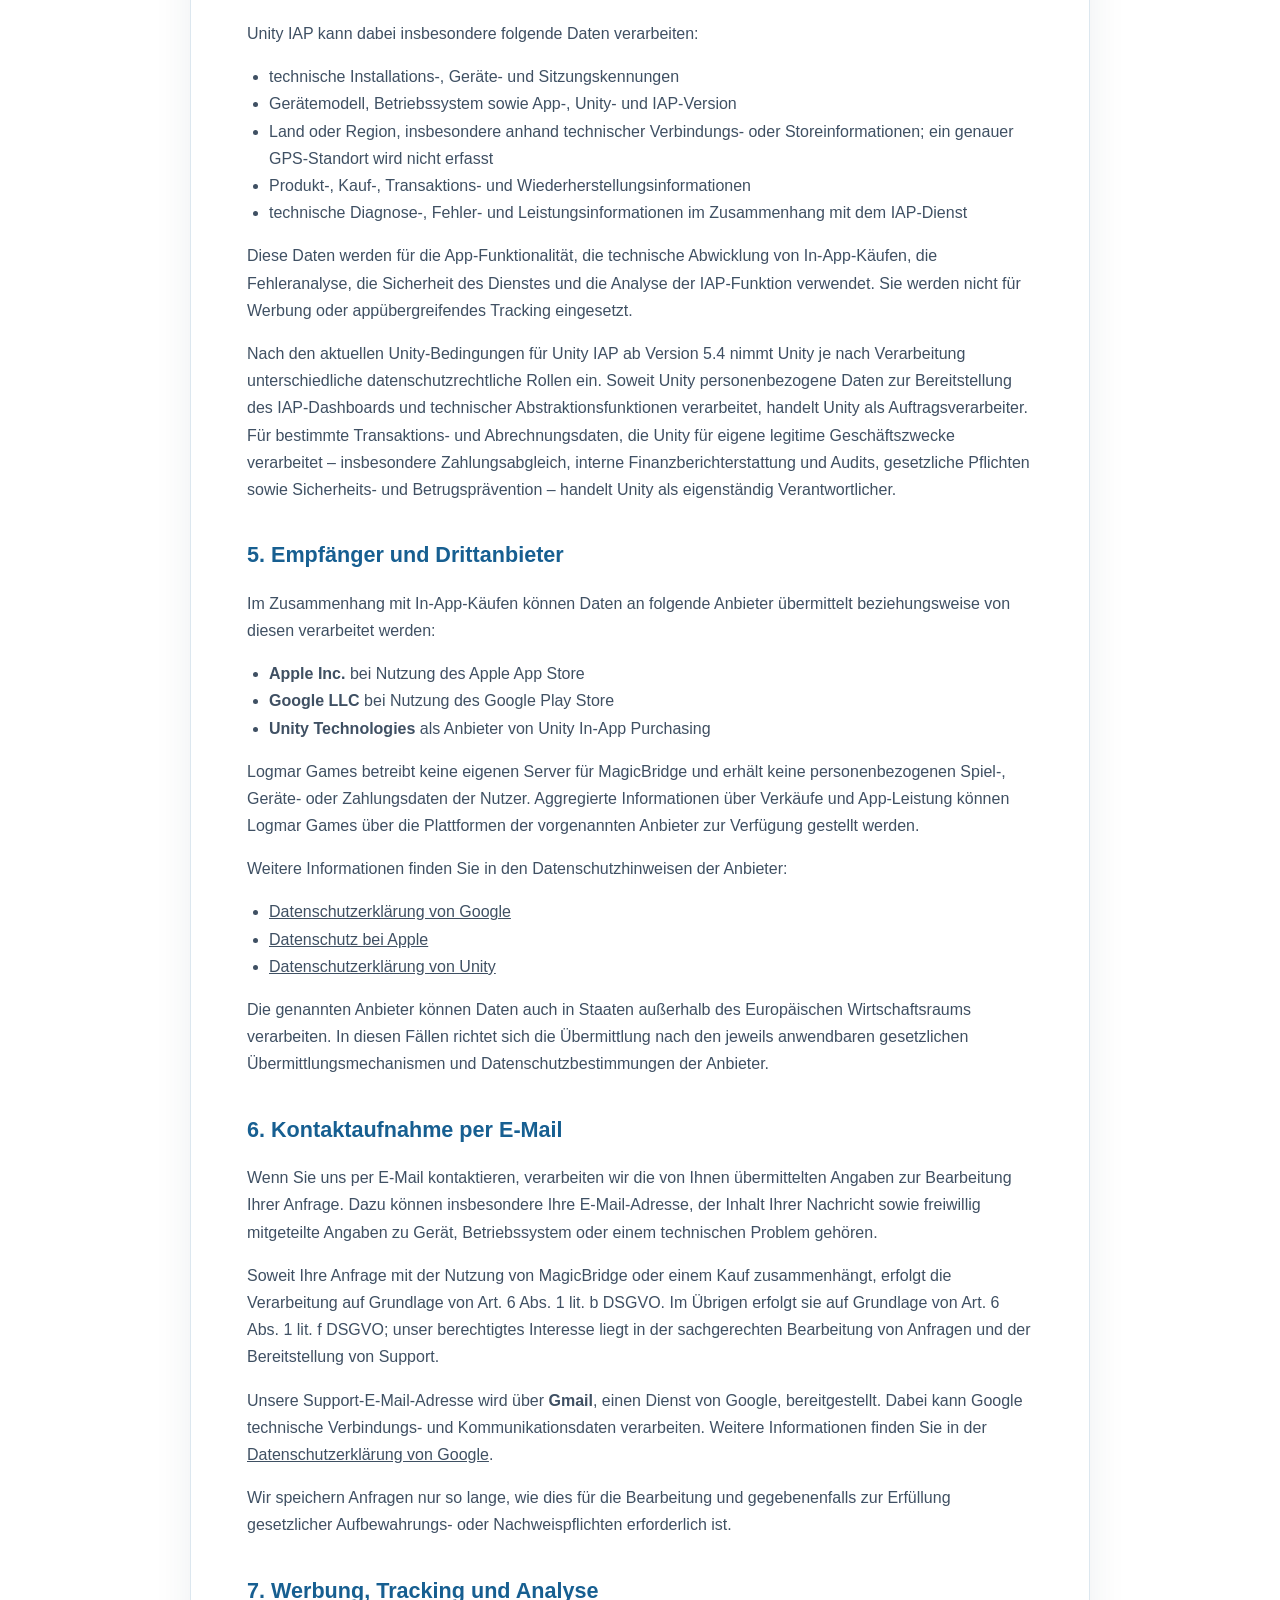
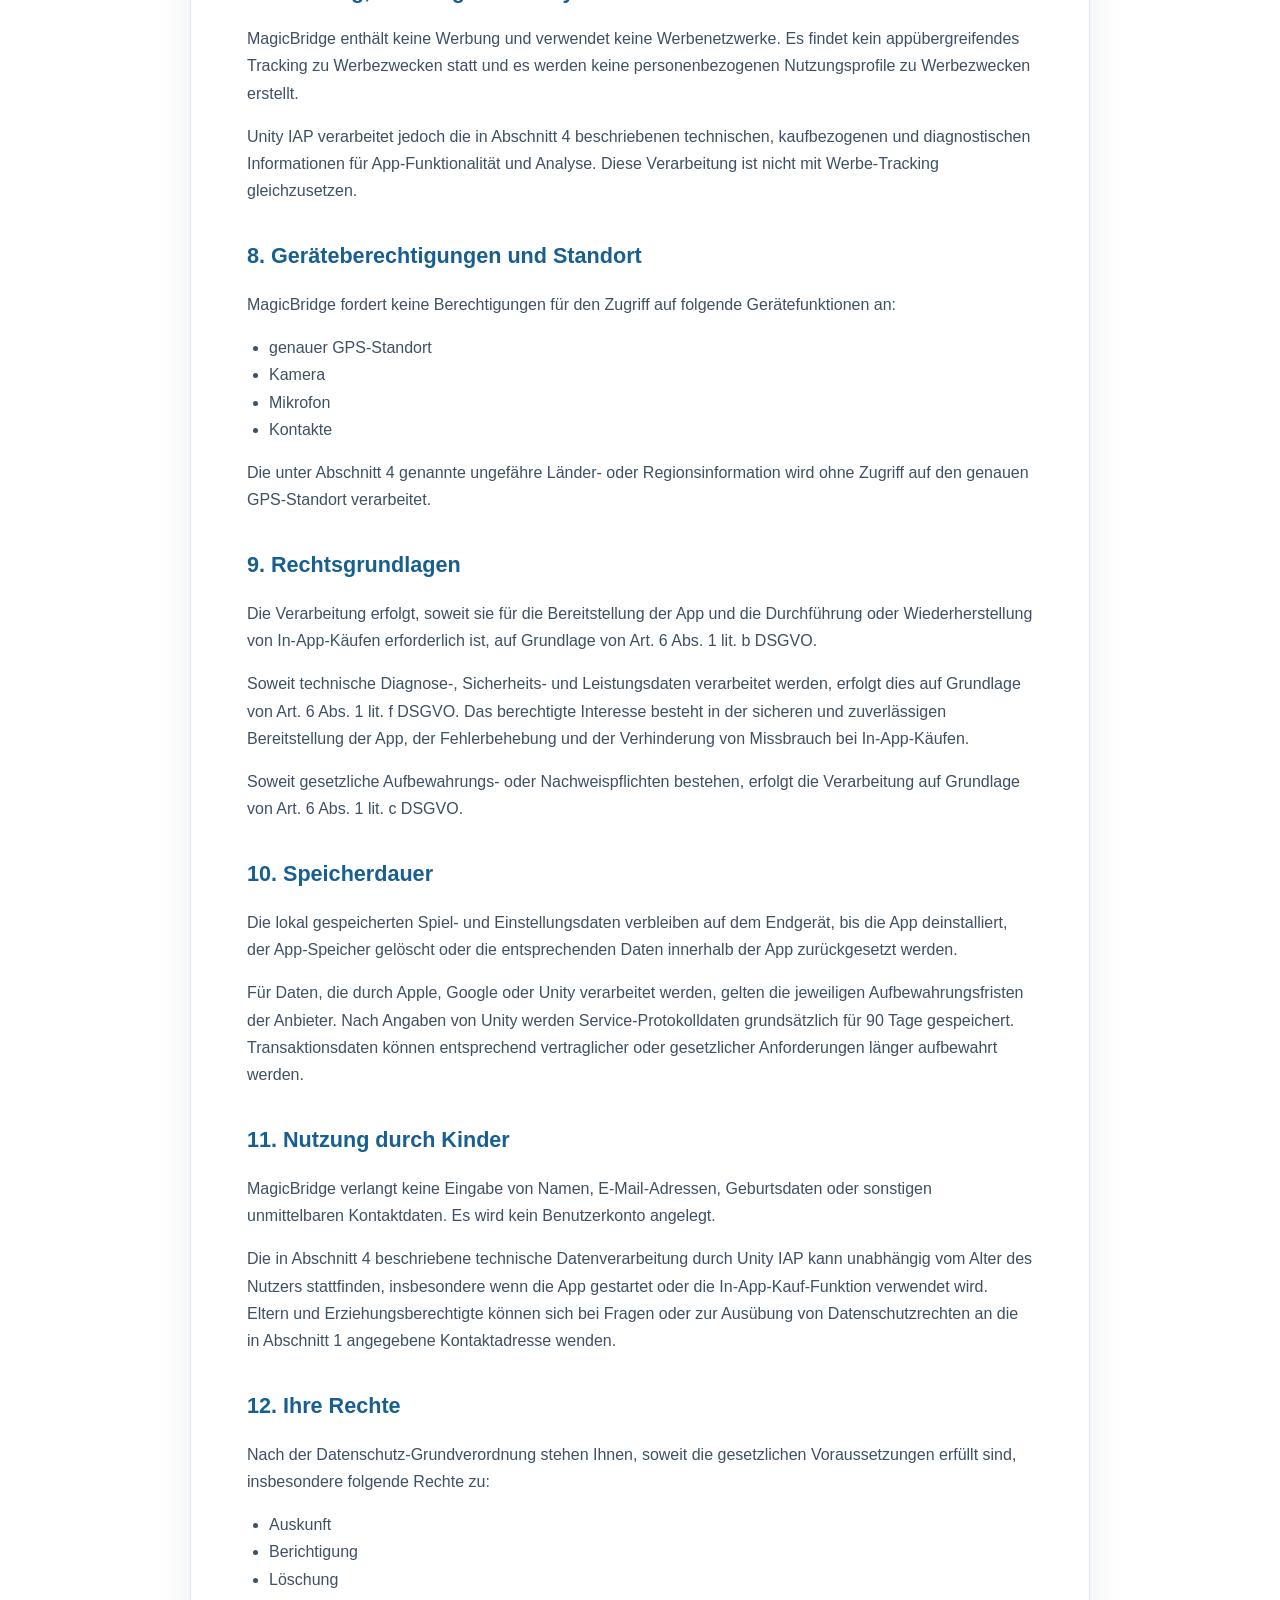
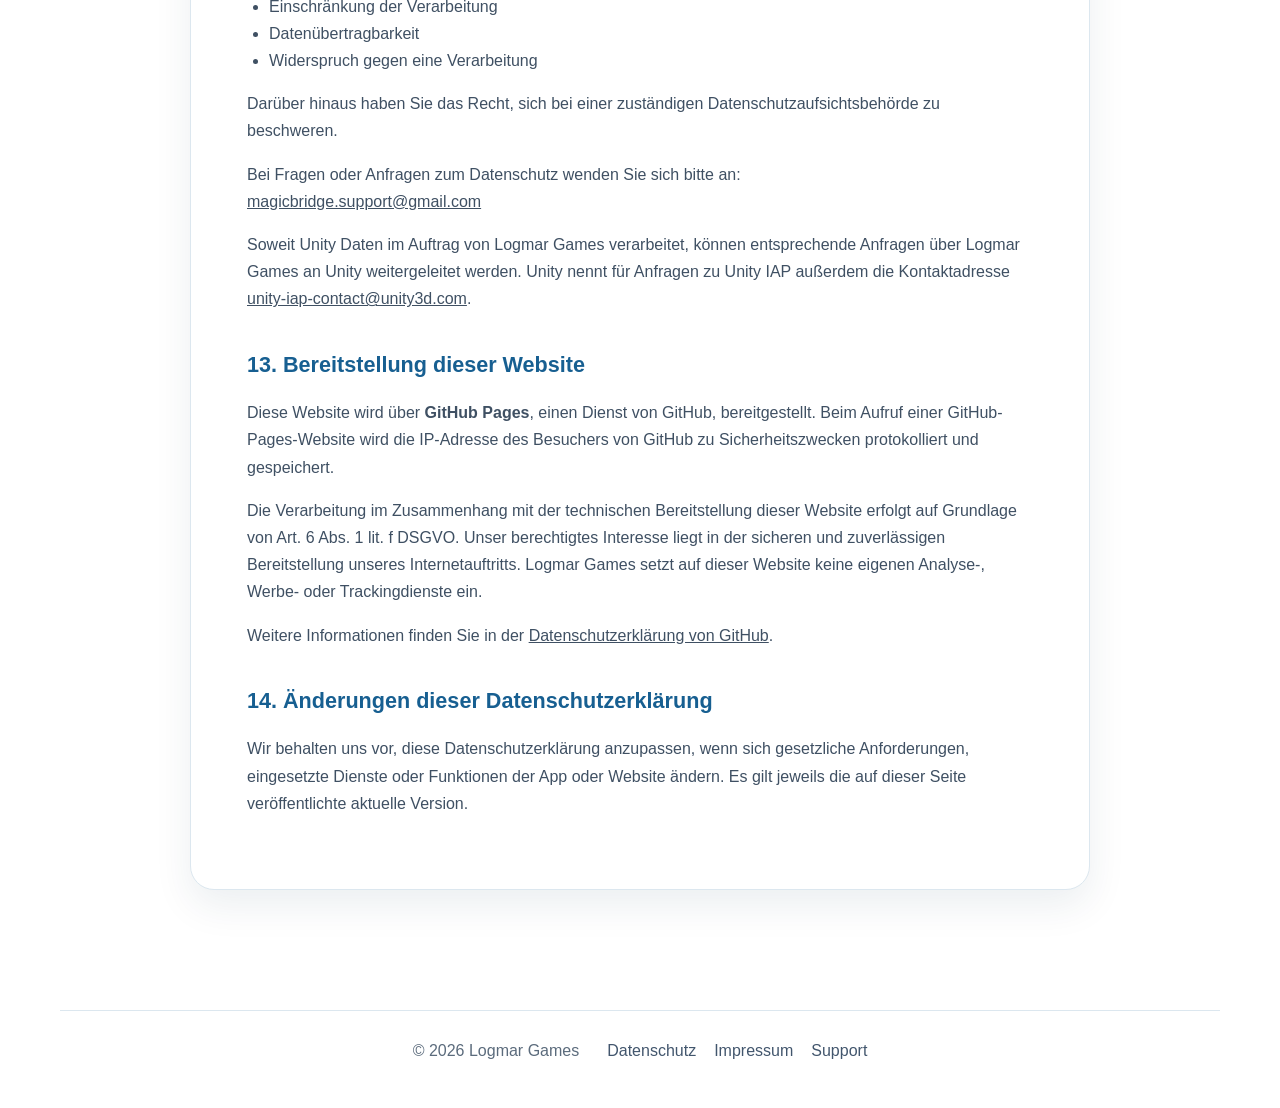
<file: privacy/index.html>
<!doctype html><html lang="de"><head><meta charset="utf-8"><meta name="viewport" content="width=device-width,initial-scale=1"><title>Datenschutzerklärung – MagicBridge</title><meta name="description" content="Datenschutzerklärung für die MagicBridge-App und Website."><link rel="icon" href="/assets/app-icon.png"><link rel="stylesheet" href="/assets/site.css"></head><body><header class="site-header"><nav class="nav wrap"><a class="brand" href="/" aria-label="MagicBridge Startseite"><img class="brand-mark" src="/assets/app-icon.png" alt="">MagicBridge</a><div class="links"><a href="/support/">Support</a><a class="lang" href="/privacy/en/">EN</a></div></nav></header><main class="legal-shell"><article class="legal"><div class="topline"><a href="/privacy/en/">English version</a></div>
<h1 class="privacy-title">Datenschutzerklärung für MagicBridge</h1><p class="meta"><strong>Stand:</strong> September 2026</p>
<h2>1. Verantwortlicher</h2><p><strong>Logmar Games</strong></p><p>Verantwortlicher im Sinne der Datenschutz-Grundverordnung (DSGVO):<br>Dr. Olivier La Schiazza<br>Philosophenweg 1a<br>69120 Heidelberg<br>Deutschland</p><p>E-Mail:<br><a href="mailto:magicbridge.support@gmail.com">magicbridge.support@gmail.com</a></p>
<h2>2. Allgemeines</h2><p>Vielen Dank für Ihr Interesse an unserer App <strong>MagicBridge</strong> und unserer Website.</p><p>Diese Datenschutzerklärung informiert darüber, welche Daten bei der Nutzung der App und beim Besuch dieser Website verarbeitet werden, zu welchen Zwecken dies erfolgt und welche Rechte Ihnen zustehen.</p><p>Für die Nutzung von MagicBridge sind weder eine Registrierung noch die Erstellung eines Benutzerkontos erforderlich. MagicBridge enthält keine Werbung und verwendet die verarbeiteten Daten nicht für Werbe- oder appübergreifende Trackingzwecke.</p>
<h2>3. Lokal gespeicherte Daten</h2><p>MagicBridge speichert auf dem Endgerät Informationen, die für die Spiel- und App-Funktionen erforderlich sind. Dazu gehören insbesondere:</p><ul><li>Spielstände</li><li>erreichte Level</li><li>gesammelte Sterne</li><li>freigeschaltete und gekaufte Inhalte</li><li>Audio- und Spracheinstellungen</li><li>Kalibrierungsdaten</li><li>lokale Gabor-Testprotokolle zur Durchführung der Spielmechanik</li></ul><p>Diese Spiel- und Einstellungsdaten verbleiben lokal auf dem Endgerät und werden nicht an Logmar Games oder Unity übertragen.</p>
<h2>4. In-App-Käufe und Unity In-App Purchasing</h2><p>MagicBridge bietet optionale In-App-Käufe über den Google Play Store beziehungsweise den Apple App Store an. Die Zahlungsabwicklung erfolgt durch den jeweiligen App-Store-Anbieter. Logmar Games und Unity erhalten keine Kreditkarten-, Bankkonto- oder sonstigen unmittelbaren Zahlungsdaten.</p><p>Für die technische Bereitstellung, Durchführung, Prüfung und Wiederherstellung von In-App-Käufen verwendet MagicBridge das Softwaremodul <strong>Unity In-App Purchasing (Unity IAP)</strong> der Unity Technologies.</p><p>Unity IAP kann dabei insbesondere folgende Daten verarbeiten:</p><ul><li>technische Installations-, Geräte- und Sitzungskennungen</li><li>Gerätemodell, Betriebssystem sowie App-, Unity- und IAP-Version</li><li>Land oder Region, insbesondere anhand technischer Verbindungs- oder Storeinformationen; ein genauer GPS-Standort wird nicht erfasst</li><li>Produkt-, Kauf-, Transaktions- und Wiederherstellungsinformationen</li><li>technische Diagnose-, Fehler- und Leistungsinformationen im Zusammenhang mit dem IAP-Dienst</li></ul><p>Diese Daten werden für die App-Funktionalität, die technische Abwicklung von In-App-Käufen, die Fehleranalyse, die Sicherheit des Dienstes und die Analyse der IAP-Funktion verwendet. Sie werden nicht für Werbung oder appübergreifendes Tracking eingesetzt.</p><p>Nach den aktuellen Unity-Bedingungen für Unity IAP ab Version 5.4 nimmt Unity je nach Verarbeitung unterschiedliche datenschutzrechtliche Rollen ein. Soweit Unity personenbezogene Daten zur Bereitstellung des IAP-Dashboards und technischer Abstraktionsfunktionen verarbeitet, handelt Unity als Auftragsverarbeiter. Für bestimmte Transaktions- und Abrechnungsdaten, die Unity für eigene legitime Geschäftszwecke verarbeitet – insbesondere Zahlungsabgleich, interne Finanzberichterstattung und Audits, gesetzliche Pflichten sowie Sicherheits- und Betrugsprävention – handelt Unity als eigenständig Verantwortlicher.</p>
<h2>5. Empfänger und Drittanbieter</h2><p>Im Zusammenhang mit In-App-Käufen können Daten an folgende Anbieter übermittelt beziehungsweise von diesen verarbeitet werden:</p><ul><li><strong>Apple Inc.</strong> bei Nutzung des Apple App Store</li><li><strong>Google LLC</strong> bei Nutzung des Google Play Store</li><li><strong>Unity Technologies</strong> als Anbieter von Unity In-App Purchasing</li></ul><p>Logmar Games betreibt keine eigenen Server für MagicBridge und erhält keine personenbezogenen Spiel-, Geräte- oder Zahlungsdaten der Nutzer. Aggregierte Informationen über Verkäufe und App-Leistung können Logmar Games über die Plattformen der vorgenannten Anbieter zur Verfügung gestellt werden.</p><p>Weitere Informationen finden Sie in den Datenschutzhinweisen der Anbieter:</p><ul><li><a href="https://policies.google.com/privacy" target="_blank" rel="noopener noreferrer">Datenschutzerklärung von Google</a></li><li><a href="https://www.apple.com/legal/privacy/" target="_blank" rel="noopener noreferrer">Datenschutz bei Apple</a></li><li><a href="https://unity.com/legal/privacy-policy" target="_blank" rel="noopener noreferrer">Datenschutzerklärung von Unity</a></li></ul><p>Die genannten Anbieter können Daten auch in Staaten außerhalb des Europäischen Wirtschaftsraums verarbeiten. In diesen Fällen richtet sich die Übermittlung nach den jeweils anwendbaren gesetzlichen Übermittlungsmechanismen und Datenschutzbestimmungen der Anbieter.</p>
<h2>6. Kontaktaufnahme per E-Mail</h2><p>Wenn Sie uns per E-Mail kontaktieren, verarbeiten wir die von Ihnen übermittelten Angaben zur Bearbeitung Ihrer Anfrage. Dazu können insbesondere Ihre E-Mail-Adresse, der Inhalt Ihrer Nachricht sowie freiwillig mitgeteilte Angaben zu Gerät, Betriebssystem oder einem technischen Problem gehören.</p><p>Soweit Ihre Anfrage mit der Nutzung von MagicBridge oder einem Kauf zusammenhängt, erfolgt die Verarbeitung auf Grundlage von Art. 6 Abs. 1 lit. b DSGVO. Im Übrigen erfolgt sie auf Grundlage von Art. 6 Abs. 1 lit. f DSGVO; unser berechtigtes Interesse liegt in der sachgerechten Bearbeitung von Anfragen und der Bereitstellung von Support.</p><p>Unsere Support-E-Mail-Adresse wird über <strong>Gmail</strong>, einen Dienst von Google, bereitgestellt. Dabei kann Google technische Verbindungs- und Kommunikationsdaten verarbeiten. Weitere Informationen finden Sie in der <a href="https://policies.google.com/privacy" target="_blank" rel="noopener noreferrer">Datenschutzerklärung von Google</a>.</p><p>Wir speichern Anfragen nur so lange, wie dies für die Bearbeitung und gegebenenfalls zur Erfüllung gesetzlicher Aufbewahrungs- oder Nachweispflichten erforderlich ist.</p>
<h2>7. Werbung, Tracking und Analyse</h2><p>MagicBridge enthält keine Werbung und verwendet keine Werbenetzwerke. Es findet kein appübergreifendes Tracking zu Werbezwecken statt und es werden keine personenbezogenen Nutzungsprofile zu Werbezwecken erstellt.</p><p>Unity IAP verarbeitet jedoch die in Abschnitt 4 beschriebenen technischen, kaufbezogenen und diagnostischen Informationen für App-Funktionalität und Analyse. Diese Verarbeitung ist nicht mit Werbe-Tracking gleichzusetzen.</p>
<h2>8. Geräteberechtigungen und Standort</h2><p>MagicBridge fordert keine Berechtigungen für den Zugriff auf folgende Gerätefunktionen an:</p><ul><li>genauer GPS-Standort</li><li>Kamera</li><li>Mikrofon</li><li>Kontakte</li></ul><p>Die unter Abschnitt 4 genannte ungefähre Länder- oder Regionsinformation wird ohne Zugriff auf den genauen GPS-Standort verarbeitet.</p>
<h2>9. Rechtsgrundlagen</h2><p>Die Verarbeitung erfolgt, soweit sie für die Bereitstellung der App und die Durchführung oder Wiederherstellung von In-App-Käufen erforderlich ist, auf Grundlage von Art. 6 Abs. 1 lit. b DSGVO.</p><p>Soweit technische Diagnose-, Sicherheits- und Leistungsdaten verarbeitet werden, erfolgt dies auf Grundlage von Art. 6 Abs. 1 lit. f DSGVO. Das berechtigte Interesse besteht in der sicheren und zuverlässigen Bereitstellung der App, der Fehlerbehebung und der Verhinderung von Missbrauch bei In-App-Käufen.</p><p>Soweit gesetzliche Aufbewahrungs- oder Nachweispflichten bestehen, erfolgt die Verarbeitung auf Grundlage von Art. 6 Abs. 1 lit. c DSGVO.</p>
<h2>10. Speicherdauer</h2><p>Die lokal gespeicherten Spiel- und Einstellungsdaten verbleiben auf dem Endgerät, bis die App deinstalliert, der App-Speicher gelöscht oder die entsprechenden Daten innerhalb der App zurückgesetzt werden.</p><p>Für Daten, die durch Apple, Google oder Unity verarbeitet werden, gelten die jeweiligen Aufbewahrungsfristen der Anbieter. Nach Angaben von Unity werden Service-Protokolldaten grundsätzlich für 90 Tage gespeichert. Transaktionsdaten können entsprechend vertraglicher oder gesetzlicher Anforderungen länger aufbewahrt werden.</p>
<h2>11. Nutzung durch Kinder</h2><p>MagicBridge verlangt keine Eingabe von Namen, E-Mail-Adressen, Geburtsdaten oder sonstigen unmittelbaren Kontaktdaten. Es wird kein Benutzerkonto angelegt.</p><p>Die in Abschnitt 4 beschriebene technische Datenverarbeitung durch Unity IAP kann unabhängig vom Alter des Nutzers stattfinden, insbesondere wenn die App gestartet oder die In-App-Kauf-Funktion verwendet wird. Eltern und Erziehungsberechtigte können sich bei Fragen oder zur Ausübung von Datenschutzrechten an die in Abschnitt 1 angegebene Kontaktadresse wenden.</p>
<h2>12. Ihre Rechte</h2><p>Nach der Datenschutz-Grundverordnung stehen Ihnen, soweit die gesetzlichen Voraussetzungen erfüllt sind, insbesondere folgende Rechte zu:</p><ul><li>Auskunft</li><li>Berichtigung</li><li>Löschung</li><li>Einschränkung der Verarbeitung</li><li>Datenübertragbarkeit</li><li>Widerspruch gegen eine Verarbeitung</li></ul><p>Darüber hinaus haben Sie das Recht, sich bei einer zuständigen Datenschutzaufsichtsbehörde zu beschweren.</p><p>Bei Fragen oder Anfragen zum Datenschutz wenden Sie sich bitte an:<br><a href="mailto:magicbridge.support@gmail.com">magicbridge.support@gmail.com</a></p><p>Soweit Unity Daten im Auftrag von Logmar Games verarbeitet, können entsprechende Anfragen über Logmar Games an Unity weitergeleitet werden. Unity nennt für Anfragen zu Unity IAP außerdem die Kontaktadresse <a href="mailto:unity-iap-contact@unity3d.com">unity-iap-contact@unity3d.com</a>.</p>
<h2>13. Bereitstellung dieser Website</h2><p>Diese Website wird über <strong>GitHub Pages</strong>, einen Dienst von GitHub, bereitgestellt. Beim Aufruf einer GitHub-Pages-Website wird die IP-Adresse des Besuchers von GitHub zu Sicherheitszwecken protokolliert und gespeichert.</p><p>Die Verarbeitung im Zusammenhang mit der technischen Bereitstellung dieser Website erfolgt auf Grundlage von Art. 6 Abs. 1 lit. f DSGVO. Unser berechtigtes Interesse liegt in der sicheren und zuverlässigen Bereitstellung unseres Internetauftritts. Logmar Games setzt auf dieser Website keine eigenen Analyse-, Werbe- oder Trackingdienste ein.</p><p>Weitere Informationen finden Sie in der <a href="https://docs.github.com/en/site-policy/privacy-policies/github-general-privacy-statement" target="_blank" rel="noopener noreferrer">Datenschutzerklärung von GitHub</a>.</p>
<h2>14. Änderungen dieser Datenschutzerklärung</h2><p>Wir behalten uns vor, diese Datenschutzerklärung anzupassen, wenn sich gesetzliche Anforderungen, eingesetzte Dienste oder Funktionen der App oder Website ändern. Es gilt jeweils die auf dieser Seite veröffentlichte aktuelle Version.</p></article></main><footer class="site-footer"><div class="wrap footer-row"><span>© 2026 Logmar Games</span><div class="footer-links"><a href="/privacy/">Datenschutz</a><a href="/impressum/">Impressum</a><a href="/support/">Support</a></div></div></footer></body></html>
</file>
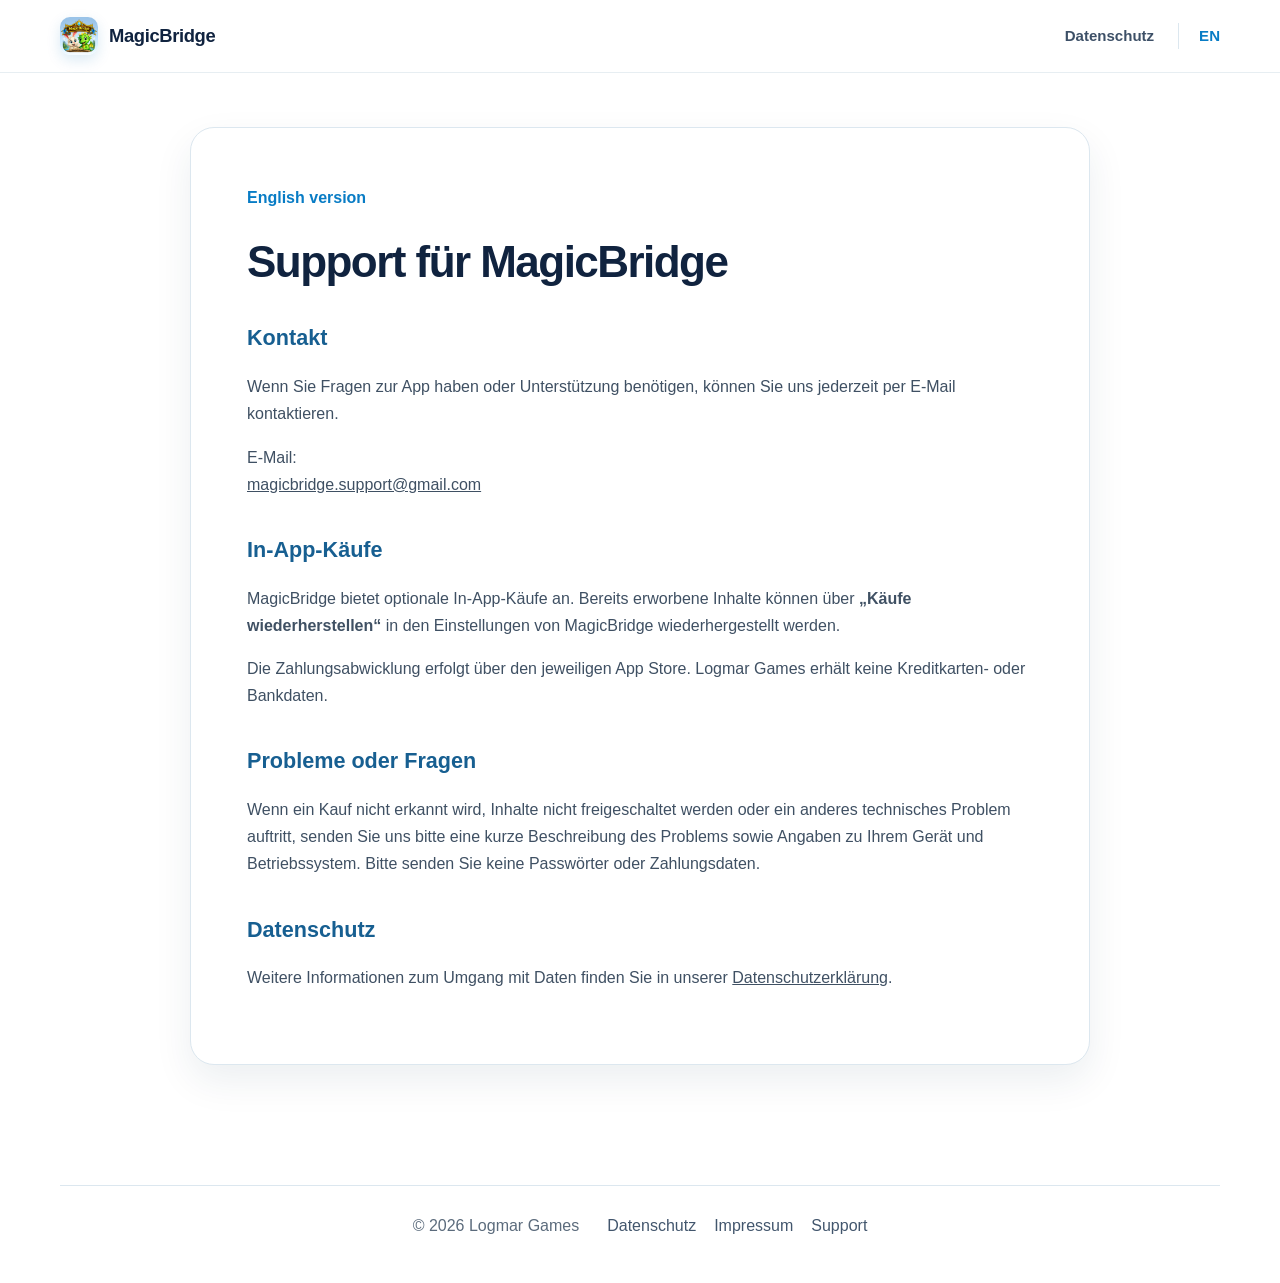
<file: support/index.html>
<!doctype html><html lang="de"><head><meta charset="utf-8"><meta name="viewport" content="width=device-width,initial-scale=1"><title>Support – MagicBridge</title><meta name="description" content="Support und Hilfe für MagicBridge."><link rel="icon" href="/assets/app-icon.png"><link rel="stylesheet" href="/assets/site.css"></head><body><header class="site-header"><nav class="nav wrap"><a class="brand" href="/" aria-label="MagicBridge Startseite"><img class="brand-mark" src="/assets/app-icon.png" alt="">MagicBridge</a><div class="links"><a href="/privacy/">Datenschutz</a><a class="lang" href="/support/en/">EN</a></div></nav></header><main class="legal-shell"><article class="legal"><div class="topline"><a href="/support/en/">English version</a></div><h1 class="privacy-title">Support für MagicBridge</h1><h2>Kontakt</h2><p>Wenn Sie Fragen zur App haben oder Unterstützung benötigen, können Sie uns jederzeit per E-Mail kontaktieren.</p><p>E-Mail:<br><a href="mailto:magicbridge.support@gmail.com">magicbridge.support@gmail.com</a></p><h2>In-App-Käufe</h2><p>MagicBridge bietet optionale In-App-Käufe an. Bereits erworbene Inhalte können über <strong>„Käufe wiederherstellen“</strong> in den Einstellungen von MagicBridge wiederhergestellt werden.</p><p>Die Zahlungsabwicklung erfolgt über den jeweiligen App Store. Logmar Games erhält keine Kreditkarten- oder Bankdaten.</p><h2>Probleme oder Fragen</h2><p>Wenn ein Kauf nicht erkannt wird, Inhalte nicht freigeschaltet werden oder ein anderes technisches Problem auftritt, senden Sie uns bitte eine kurze Beschreibung des Problems sowie Angaben zu Ihrem Gerät und Betriebssystem. Bitte senden Sie keine Passwörter oder Zahlungsdaten.</p><h2>Datenschutz</h2><p>Weitere Informationen zum Umgang mit Daten finden Sie in unserer <a href="/privacy/">Datenschutzerklärung</a>.</p></article></main><footer class="site-footer"><div class="wrap footer-row"><span>© 2026 Logmar Games</span><div class="footer-links"><a href="/privacy/">Datenschutz</a><a href="/impressum/">Impressum</a><a href="/support/">Support</a></div></div></footer></body></html>
</file>
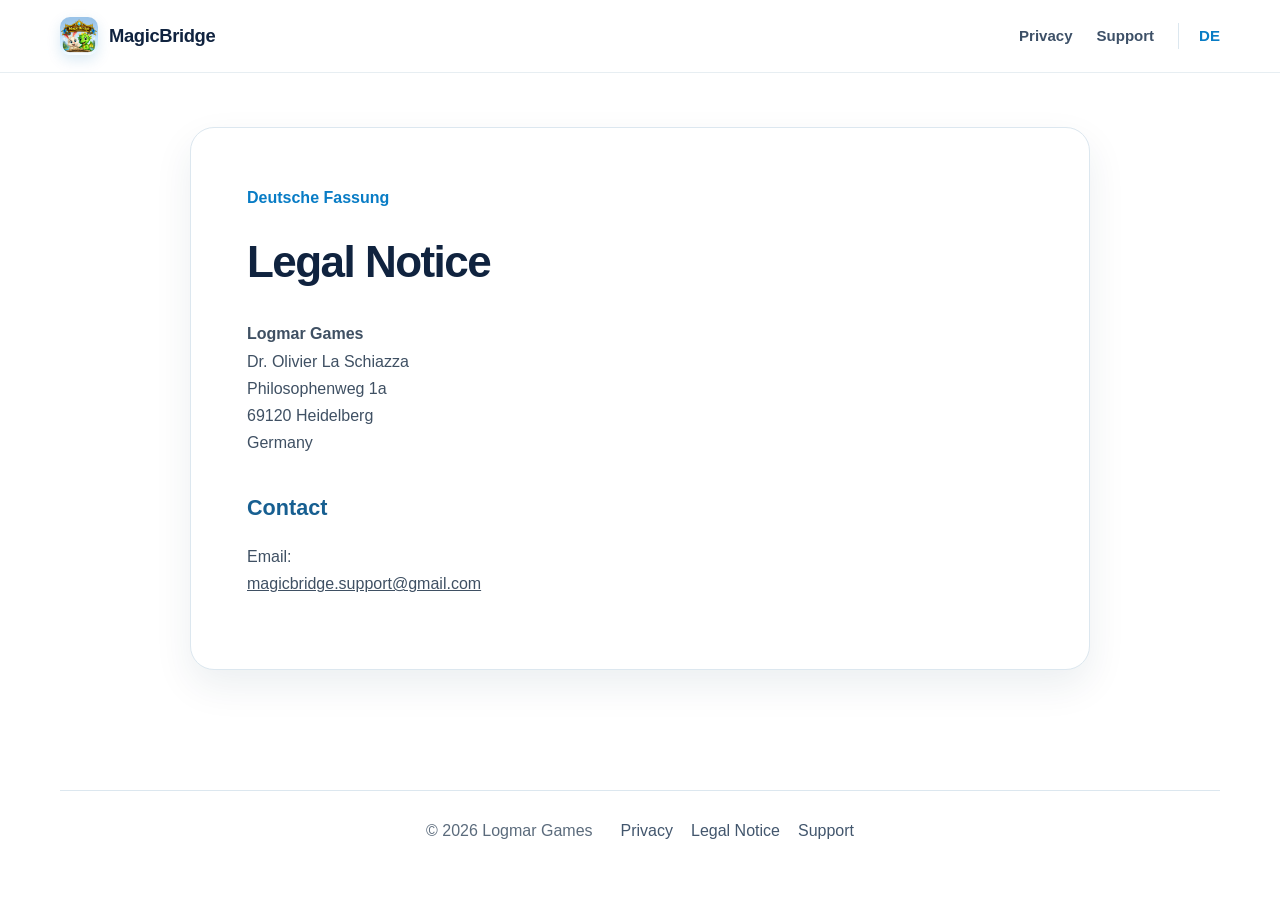
<file: impressum/en/index.html>
<!doctype html><html lang="en"><head><meta charset="utf-8"><meta name="viewport" content="width=device-width,initial-scale=1"><title>Legal Notice – MagicBridge</title><meta name="description" content="Legal notice for Logmar Games and MagicBridge."><link rel="icon" href="/assets/app-icon.png"><link rel="stylesheet" href="/assets/site.css"></head><body><header class="site-header"><nav class="nav wrap"><a class="brand" href="/en/" aria-label="MagicBridge home"><img class="brand-mark" src="/assets/app-icon.png" alt="">MagicBridge</a><div class="links"><a href="/privacy/en/">Privacy</a><a href="/support/en/">Support</a><a class="lang" href="/impressum/">DE</a></div></nav></header><main class="legal-shell"><article class="legal"><div class="topline"><a href="/impressum/">Deutsche Fassung</a></div><h1 class="privacy-title">Legal Notice</h1><p style="margin-top:34px"><strong>Logmar Games</strong><br>Dr. Olivier La Schiazza<br>Philosophenweg 1a<br>69120 Heidelberg<br>Germany</p><h2>Contact</h2><p>Email:<br><a href="mailto:magicbridge.support@gmail.com">magicbridge.support@gmail.com</a></p></article></main><footer class="site-footer"><div class="wrap footer-row"><span>© 2026 Logmar Games</span><div class="footer-links"><a href="/privacy/en/">Privacy</a><a href="/impressum/en/">Legal Notice</a><a href="/support/en/">Support</a></div></div></footer></body></html>
</file>
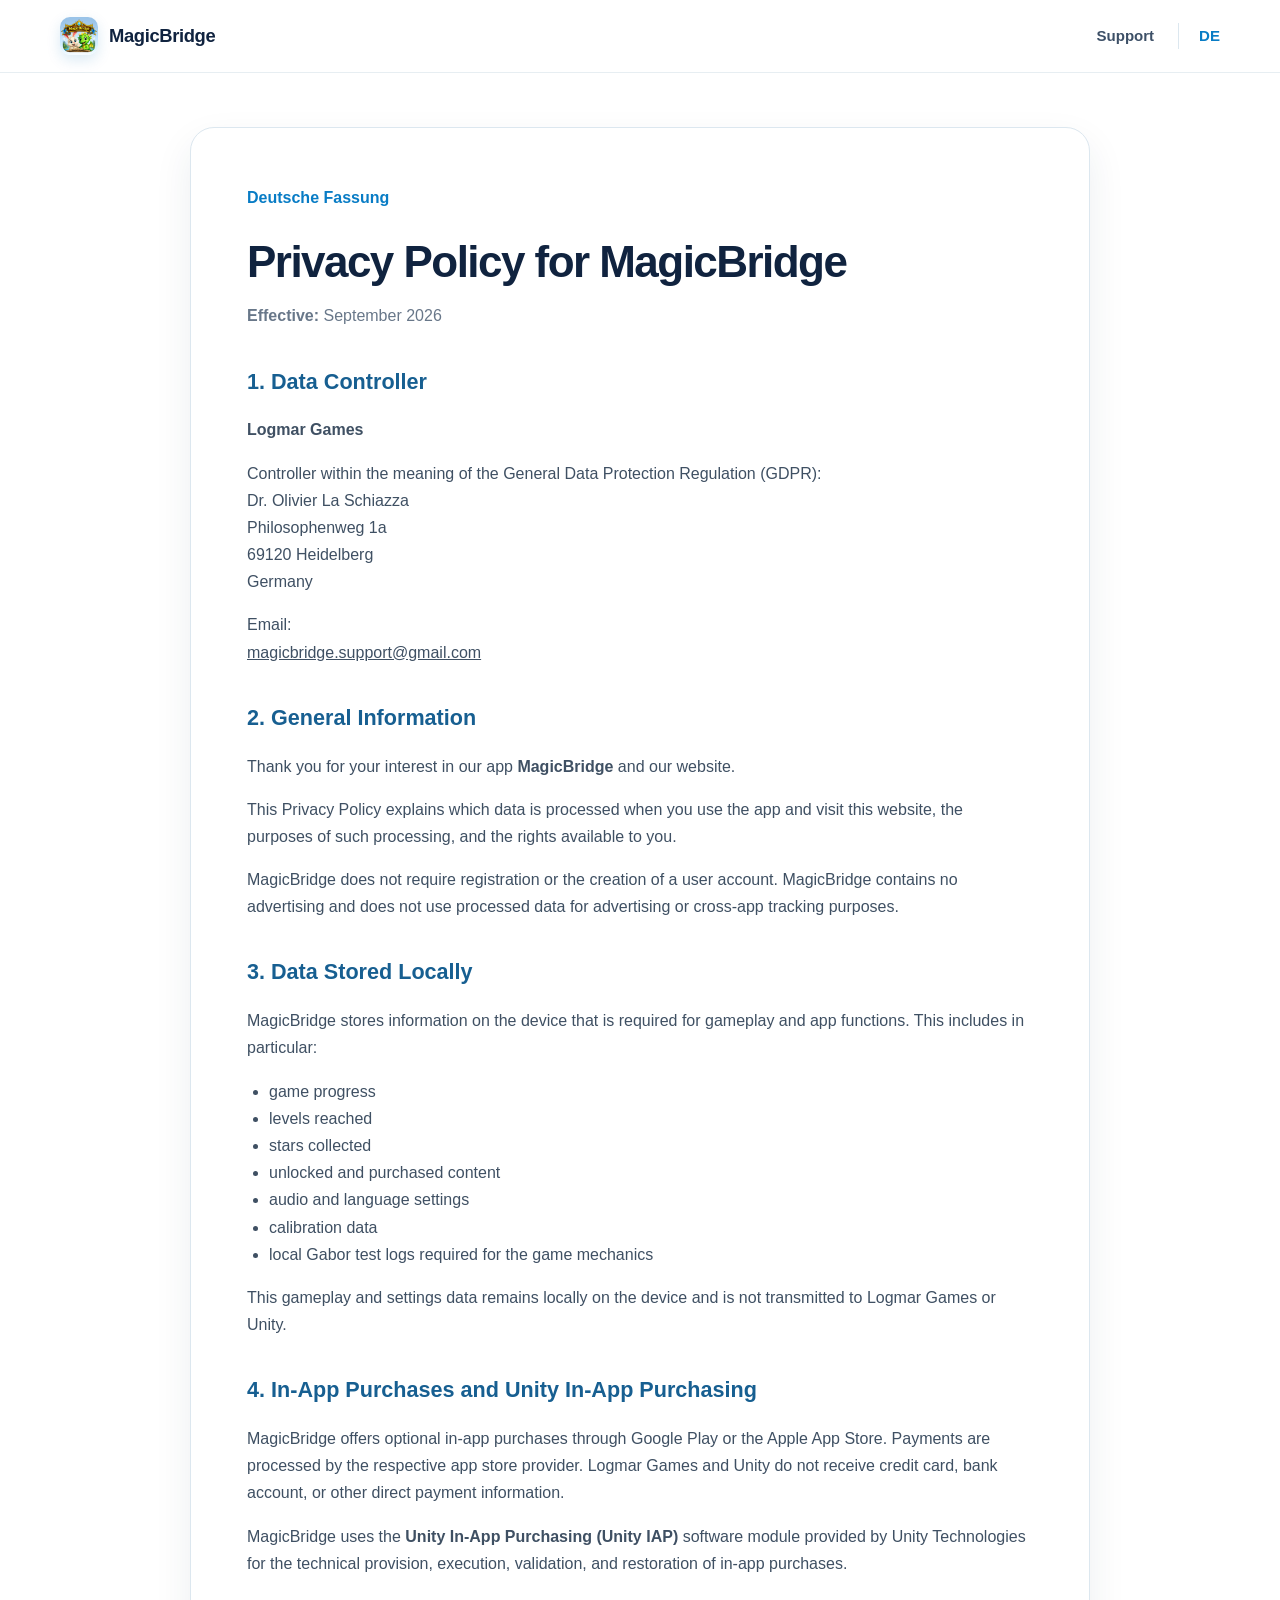
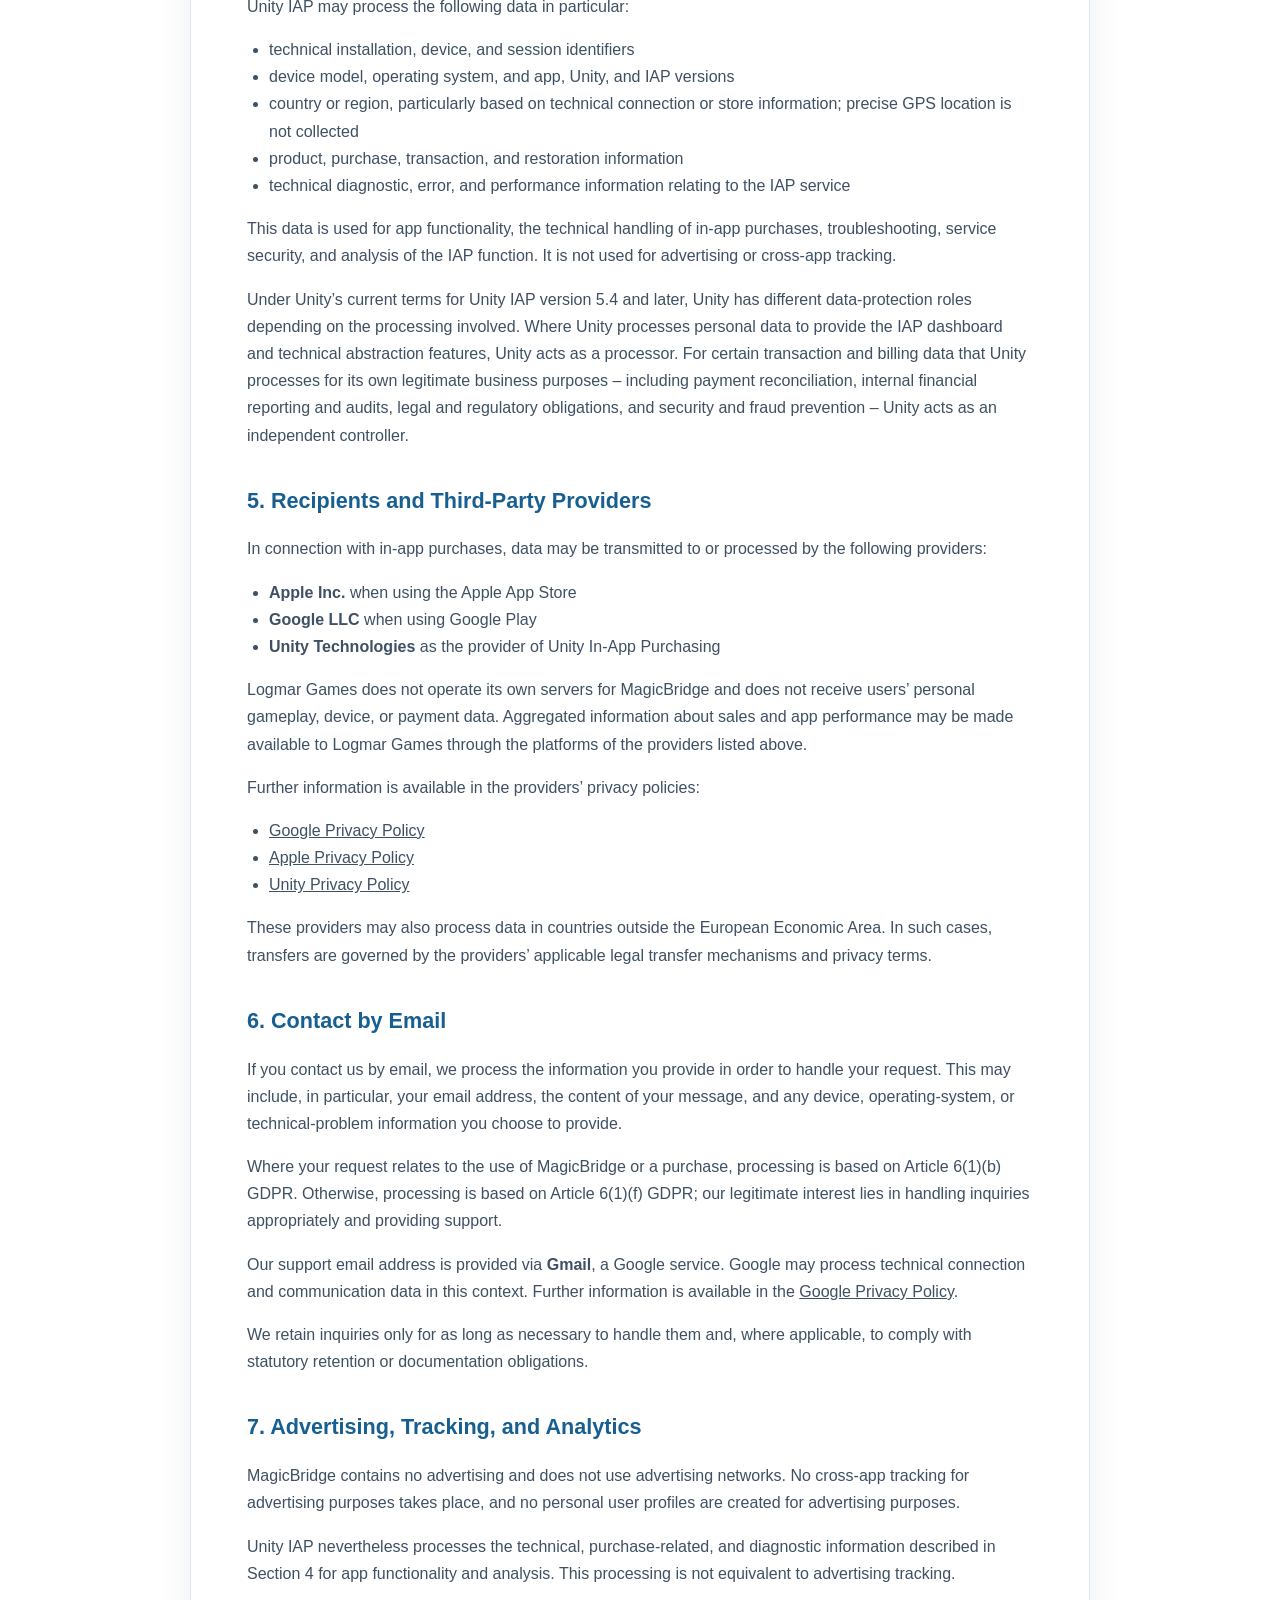
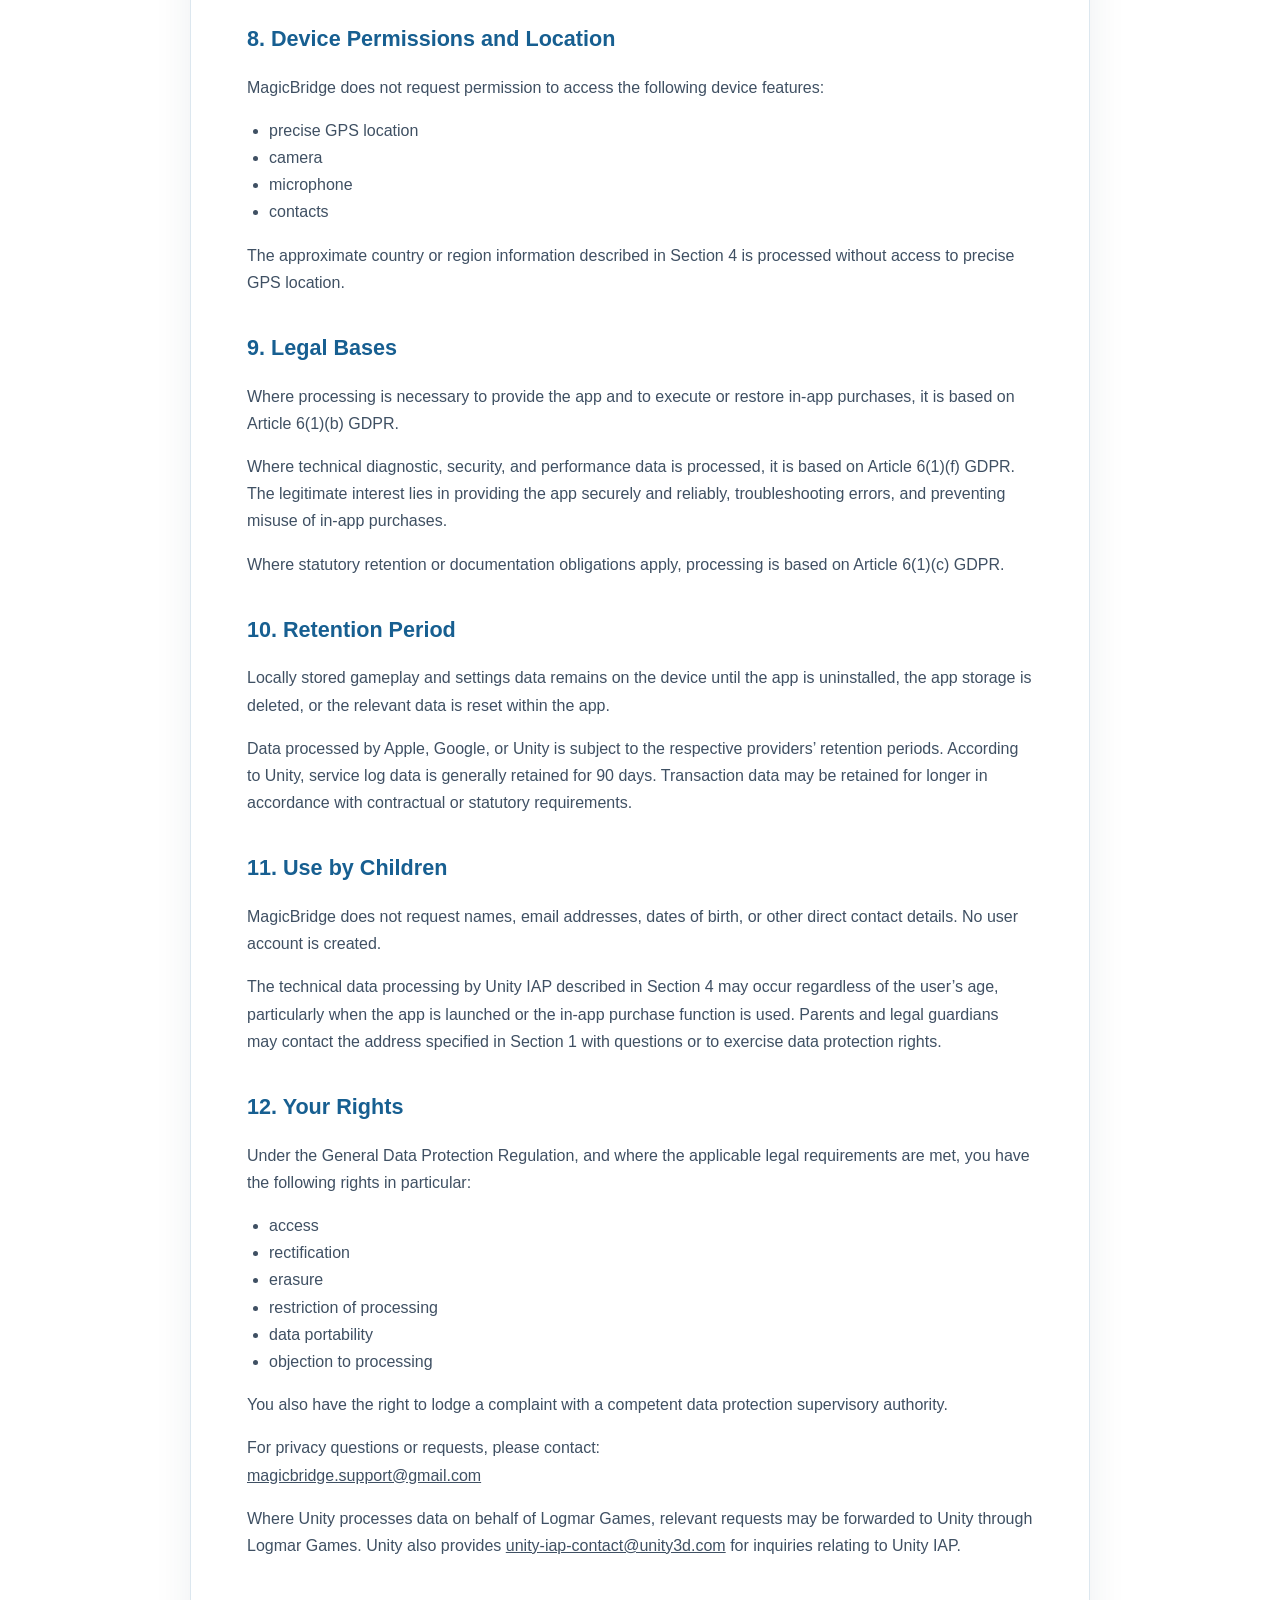
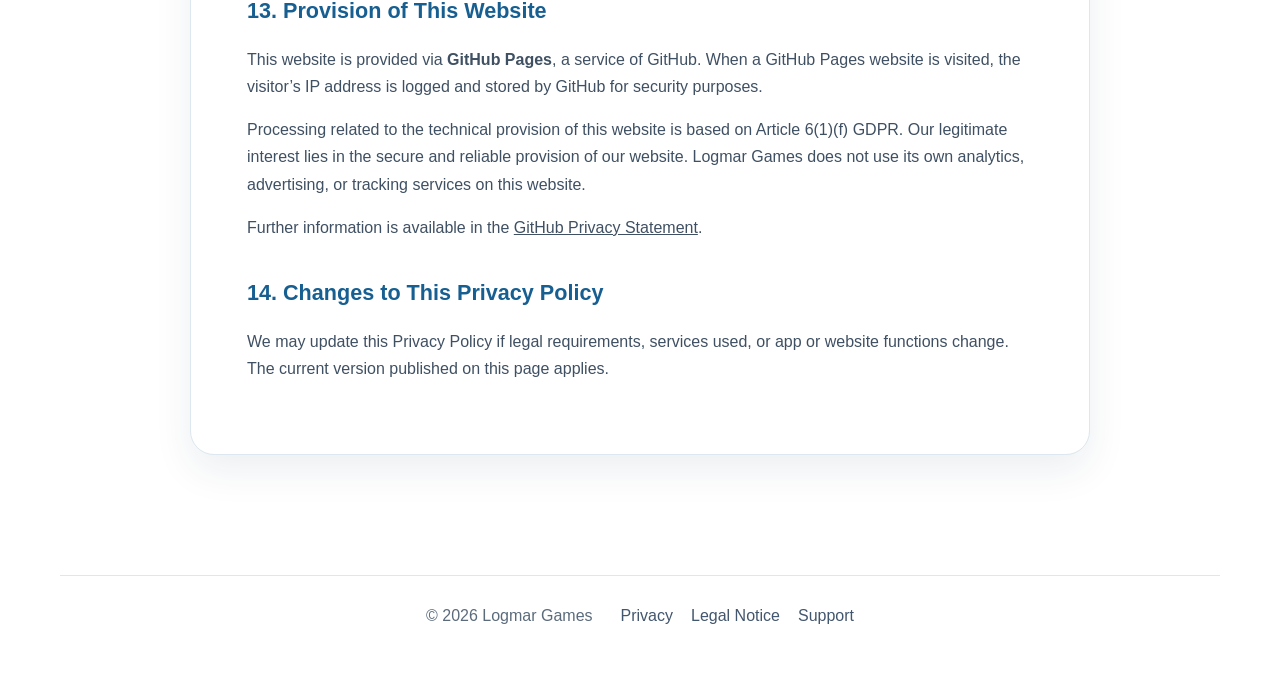
<file: privacy/en/index.html>
<!doctype html><html lang="en"><head><meta charset="utf-8"><meta name="viewport" content="width=device-width,initial-scale=1"><title>Privacy Policy – MagicBridge</title><meta name="description" content="Privacy Policy for the MagicBridge app and website."><link rel="icon" href="/assets/app-icon.png"><link rel="stylesheet" href="/assets/site.css"></head><body><header class="site-header"><nav class="nav wrap"><a class="brand" href="/en/" aria-label="MagicBridge home"><img class="brand-mark" src="/assets/app-icon.png" alt="">MagicBridge</a><div class="links"><a href="/support/en/">Support</a><a class="lang" href="/privacy/">DE</a></div></nav></header><main class="legal-shell"><article class="legal"><div class="topline"><a href="/privacy/">Deutsche Fassung</a></div>
<h1 class="privacy-title">Privacy Policy for MagicBridge</h1><p class="meta"><strong>Effective:</strong> September 2026</p>
<h2>1. Data Controller</h2><p><strong>Logmar Games</strong></p><p>Controller within the meaning of the General Data Protection Regulation (GDPR):<br>Dr. Olivier La Schiazza<br>Philosophenweg 1a<br>69120 Heidelberg<br>Germany</p><p>Email:<br><a href="mailto:magicbridge.support@gmail.com">magicbridge.support@gmail.com</a></p>
<h2>2. General Information</h2><p>Thank you for your interest in our app <strong>MagicBridge</strong> and our website.</p><p>This Privacy Policy explains which data is processed when you use the app and visit this website, the purposes of such processing, and the rights available to you.</p><p>MagicBridge does not require registration or the creation of a user account. MagicBridge contains no advertising and does not use processed data for advertising or cross-app tracking purposes.</p>
<h2>3. Data Stored Locally</h2><p>MagicBridge stores information on the device that is required for gameplay and app functions. This includes in particular:</p><ul><li>game progress</li><li>levels reached</li><li>stars collected</li><li>unlocked and purchased content</li><li>audio and language settings</li><li>calibration data</li><li>local Gabor test logs required for the game mechanics</li></ul><p>This gameplay and settings data remains locally on the device and is not transmitted to Logmar Games or Unity.</p>
<h2>4. In-App Purchases and Unity In-App Purchasing</h2><p>MagicBridge offers optional in-app purchases through Google Play or the Apple App Store. Payments are processed by the respective app store provider. Logmar Games and Unity do not receive credit card, bank account, or other direct payment information.</p><p>MagicBridge uses the <strong>Unity In-App Purchasing (Unity IAP)</strong> software module provided by Unity Technologies for the technical provision, execution, validation, and restoration of in-app purchases.</p><p>Unity IAP may process the following data in particular:</p><ul><li>technical installation, device, and session identifiers</li><li>device model, operating system, and app, Unity, and IAP versions</li><li>country or region, particularly based on technical connection or store information; precise GPS location is not collected</li><li>product, purchase, transaction, and restoration information</li><li>technical diagnostic, error, and performance information relating to the IAP service</li></ul><p>This data is used for app functionality, the technical handling of in-app purchases, troubleshooting, service security, and analysis of the IAP function. It is not used for advertising or cross-app tracking.</p><p>Under Unity’s current terms for Unity IAP version 5.4 and later, Unity has different data-protection roles depending on the processing involved. Where Unity processes personal data to provide the IAP dashboard and technical abstraction features, Unity acts as a processor. For certain transaction and billing data that Unity processes for its own legitimate business purposes – including payment reconciliation, internal financial reporting and audits, legal and regulatory obligations, and security and fraud prevention – Unity acts as an independent controller.</p>
<h2>5. Recipients and Third-Party Providers</h2><p>In connection with in-app purchases, data may be transmitted to or processed by the following providers:</p><ul><li><strong>Apple Inc.</strong> when using the Apple App Store</li><li><strong>Google LLC</strong> when using Google Play</li><li><strong>Unity Technologies</strong> as the provider of Unity In-App Purchasing</li></ul><p>Logmar Games does not operate its own servers for MagicBridge and does not receive users’ personal gameplay, device, or payment data. Aggregated information about sales and app performance may be made available to Logmar Games through the platforms of the providers listed above.</p><p>Further information is available in the providers’ privacy policies:</p><ul><li><a href="https://policies.google.com/privacy" target="_blank" rel="noopener noreferrer">Google Privacy Policy</a></li><li><a href="https://www.apple.com/legal/privacy/" target="_blank" rel="noopener noreferrer">Apple Privacy Policy</a></li><li><a href="https://unity.com/legal/privacy-policy" target="_blank" rel="noopener noreferrer">Unity Privacy Policy</a></li></ul><p>These providers may also process data in countries outside the European Economic Area. In such cases, transfers are governed by the providers’ applicable legal transfer mechanisms and privacy terms.</p>
<h2>6. Contact by Email</h2><p>If you contact us by email, we process the information you provide in order to handle your request. This may include, in particular, your email address, the content of your message, and any device, operating-system, or technical-problem information you choose to provide.</p><p>Where your request relates to the use of MagicBridge or a purchase, processing is based on Article 6(1)(b) GDPR. Otherwise, processing is based on Article 6(1)(f) GDPR; our legitimate interest lies in handling inquiries appropriately and providing support.</p><p>Our support email address is provided via <strong>Gmail</strong>, a Google service. Google may process technical connection and communication data in this context. Further information is available in the <a href="https://policies.google.com/privacy" target="_blank" rel="noopener noreferrer">Google Privacy Policy</a>.</p><p>We retain inquiries only for as long as necessary to handle them and, where applicable, to comply with statutory retention or documentation obligations.</p>
<h2>7. Advertising, Tracking, and Analytics</h2><p>MagicBridge contains no advertising and does not use advertising networks. No cross-app tracking for advertising purposes takes place, and no personal user profiles are created for advertising purposes.</p><p>Unity IAP nevertheless processes the technical, purchase-related, and diagnostic information described in Section 4 for app functionality and analysis. This processing is not equivalent to advertising tracking.</p>
<h2>8. Device Permissions and Location</h2><p>MagicBridge does not request permission to access the following device features:</p><ul><li>precise GPS location</li><li>camera</li><li>microphone</li><li>contacts</li></ul><p>The approximate country or region information described in Section 4 is processed without access to precise GPS location.</p>
<h2>9. Legal Bases</h2><p>Where processing is necessary to provide the app and to execute or restore in-app purchases, it is based on Article 6(1)(b) GDPR.</p><p>Where technical diagnostic, security, and performance data is processed, it is based on Article 6(1)(f) GDPR. The legitimate interest lies in providing the app securely and reliably, troubleshooting errors, and preventing misuse of in-app purchases.</p><p>Where statutory retention or documentation obligations apply, processing is based on Article 6(1)(c) GDPR.</p>
<h2>10. Retention Period</h2><p>Locally stored gameplay and settings data remains on the device until the app is uninstalled, the app storage is deleted, or the relevant data is reset within the app.</p><p>Data processed by Apple, Google, or Unity is subject to the respective providers’ retention periods. According to Unity, service log data is generally retained for 90 days. Transaction data may be retained for longer in accordance with contractual or statutory requirements.</p>
<h2>11. Use by Children</h2><p>MagicBridge does not request names, email addresses, dates of birth, or other direct contact details. No user account is created.</p><p>The technical data processing by Unity IAP described in Section 4 may occur regardless of the user’s age, particularly when the app is launched or the in-app purchase function is used. Parents and legal guardians may contact the address specified in Section 1 with questions or to exercise data protection rights.</p>
<h2>12. Your Rights</h2><p>Under the General Data Protection Regulation, and where the applicable legal requirements are met, you have the following rights in particular:</p><ul><li>access</li><li>rectification</li><li>erasure</li><li>restriction of processing</li><li>data portability</li><li>objection to processing</li></ul><p>You also have the right to lodge a complaint with a competent data protection supervisory authority.</p><p>For privacy questions or requests, please contact:<br><a href="mailto:magicbridge.support@gmail.com">magicbridge.support@gmail.com</a></p><p>Where Unity processes data on behalf of Logmar Games, relevant requests may be forwarded to Unity through Logmar Games. Unity also provides <a href="mailto:unity-iap-contact@unity3d.com">unity-iap-contact@unity3d.com</a> for inquiries relating to Unity IAP.</p>
<h2>13. Provision of This Website</h2><p>This website is provided via <strong>GitHub Pages</strong>, a service of GitHub. When a GitHub Pages website is visited, the visitor’s IP address is logged and stored by GitHub for security purposes.</p><p>Processing related to the technical provision of this website is based on Article 6(1)(f) GDPR. Our legitimate interest lies in the secure and reliable provision of our website. Logmar Games does not use its own analytics, advertising, or tracking services on this website.</p><p>Further information is available in the <a href="https://docs.github.com/en/site-policy/privacy-policies/github-general-privacy-statement" target="_blank" rel="noopener noreferrer">GitHub Privacy Statement</a>.</p>
<h2>14. Changes to This Privacy Policy</h2><p>We may update this Privacy Policy if legal requirements, services used, or app or website functions change. The current version published on this page applies.</p></article></main><footer class="site-footer"><div class="wrap footer-row"><span>© 2026 Logmar Games</span><div class="footer-links"><a href="/privacy/en/">Privacy</a><a href="/impressum/en/">Legal Notice</a><a href="/support/en/">Support</a></div></div></footer></body></html>
</file>
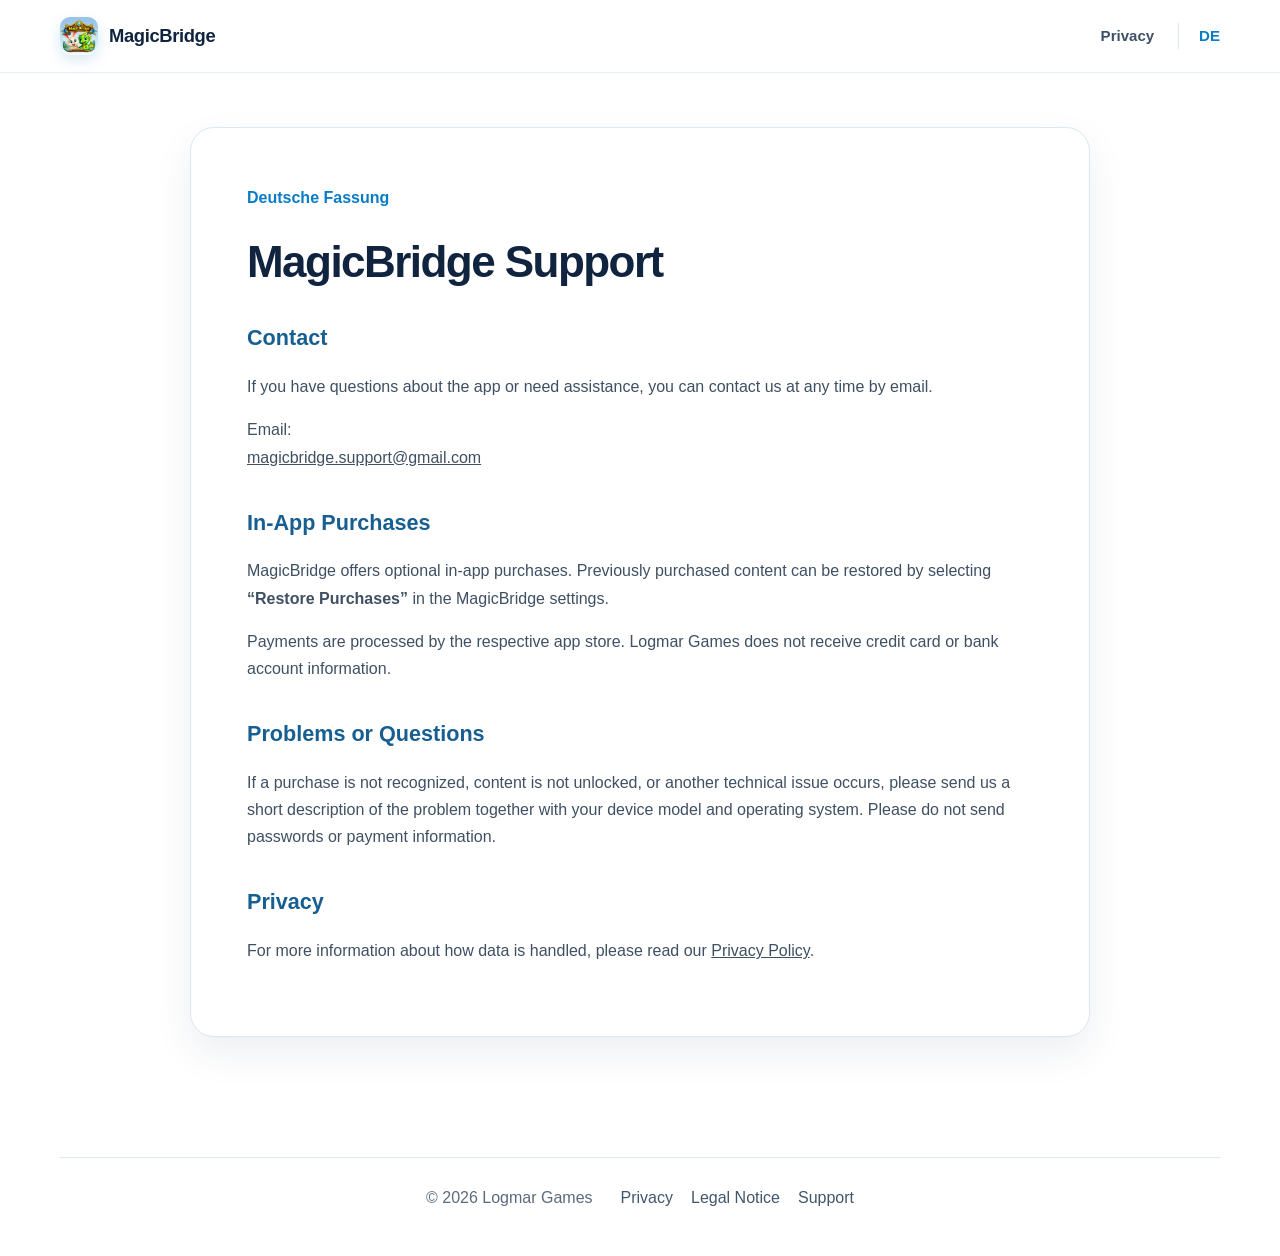
<file: support/en/index.html>
<!doctype html><html lang="en"><head><meta charset="utf-8"><meta name="viewport" content="width=device-width,initial-scale=1"><title>Support – MagicBridge</title><meta name="description" content="Support and help for MagicBridge."><link rel="icon" href="/assets/app-icon.png"><link rel="stylesheet" href="/assets/site.css"></head><body><header class="site-header"><nav class="nav wrap"><a class="brand" href="/en/" aria-label="MagicBridge home"><img class="brand-mark" src="/assets/app-icon.png" alt="">MagicBridge</a><div class="links"><a href="/privacy/en/">Privacy</a><a class="lang" href="/support/">DE</a></div></nav></header><main class="legal-shell"><article class="legal"><div class="topline"><a href="/support/">Deutsche Fassung</a></div><h1 class="privacy-title">MagicBridge Support</h1><h2>Contact</h2><p>If you have questions about the app or need assistance, you can contact us at any time by email.</p><p>Email:<br><a href="mailto:magicbridge.support@gmail.com">magicbridge.support@gmail.com</a></p><h2>In-App Purchases</h2><p>MagicBridge offers optional in-app purchases. Previously purchased content can be restored by selecting <strong>“Restore Purchases”</strong> in the MagicBridge settings.</p><p>Payments are processed by the respective app store. Logmar Games does not receive credit card or bank account information.</p><h2>Problems or Questions</h2><p>If a purchase is not recognized, content is not unlocked, or another technical issue occurs, please send us a short description of the problem together with your device model and operating system. Please do not send passwords or payment information.</p><h2>Privacy</h2><p>For more information about how data is handled, please read our <a href="/privacy/en/">Privacy Policy</a>.</p></article></main><footer class="site-footer"><div class="wrap footer-row"><span>© 2026 Logmar Games</span><div class="footer-links"><a href="/privacy/en/">Privacy</a><a href="/impressum/en/">Legal Notice</a><a href="/support/en/">Support</a></div></div></footer></body></html>
</file>
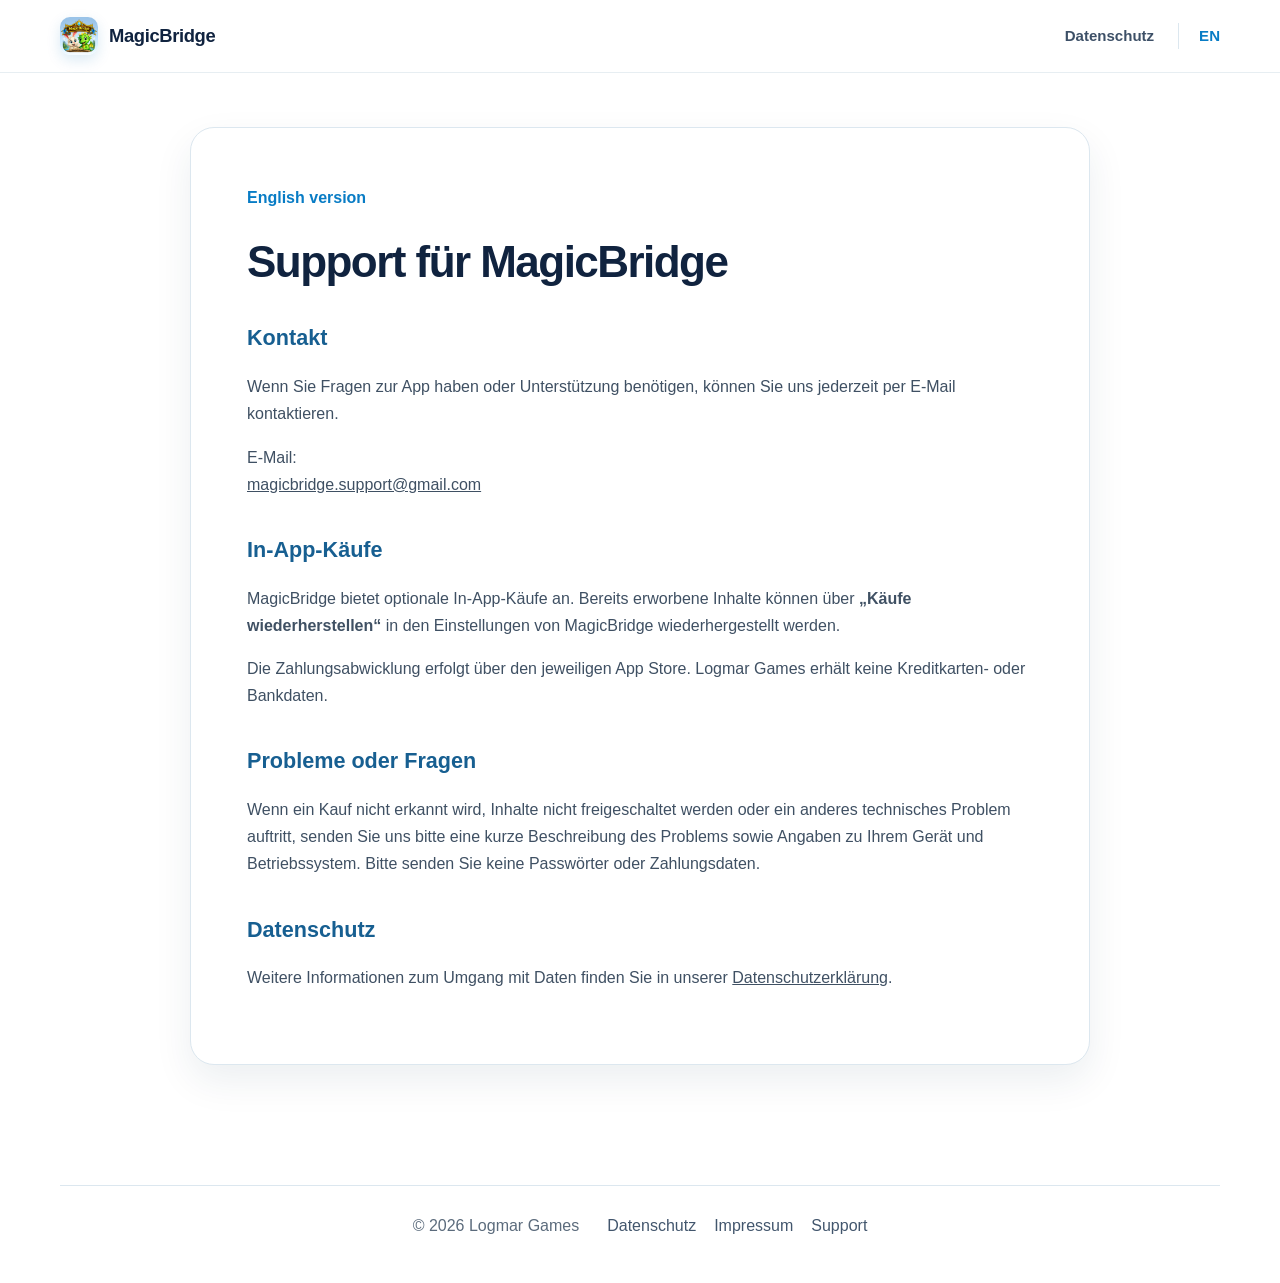
<file: support.html>
<!doctype html>
<html lang="de">
<head>
  <meta charset="utf-8">
  <meta name="viewport" content="width=device-width,initial-scale=1">
  <title>Support – MagicBridge</title>
  <meta http-equiv="refresh" content="0; url=/support/">
  <link rel="canonical" href="https://logmar.games/support/">
</head>
<body>
  <p><a href="/support/">Zum MagicBridge-Support</a></p>
</body>
</html>
</file>
<file: assets/site.css>
:root{
  --ink:#10233f;
  --muted:#5f6f82;
  --blue:#087cc5;
  --blue-deep:#0a67a3;
  --blue-soft:#eaf7fd;
  --gold:#f4b41b;
  --green:#35a76d;
  --paper:#ffffff;
  --mist:#f6fafc;
  --line:#dce7ef;
  --shadow:0 16px 38px rgba(18,54,82,.08);
}
*{box-sizing:border-box}
html{scroll-behavior:smooth}
body{margin:0;font-family:Inter,ui-sans-serif,-apple-system,BlinkMacSystemFont,"Segoe UI",sans-serif;color:var(--ink);background:#fff;font-size:16px;line-height:1.7;-webkit-font-smoothing:antialiased;text-rendering:optimizeLegibility}
a{color:inherit}
.sr-only{position:absolute;width:1px;height:1px;padding:0;margin:-1px;overflow:hidden;clip:rect(0,0,0,0);white-space:nowrap;border:0}
.wrap{width:min(1160px,calc(100% - 48px));margin:auto}
.site-header{position:sticky;top:0;z-index:10;background:rgba(255,255,255,.96);backdrop-filter:blur(14px);border-bottom:1px solid rgba(25,92,131,.10)}
.nav{height:72px;display:flex;align-items:center;justify-content:space-between;gap:28px}
.brand{display:flex;align-items:center;gap:11px;text-decoration:none;font-weight:850;font-size:1.15rem;letter-spacing:-.02em}
.brand-mark{width:38px;height:38px;border-radius:10px;display:block;object-fit:cover;box-shadow:0 5px 14px rgba(0,111,181,.15)}
.home-lang{color:var(--blue);font-weight:800;text-decoration:none}.home-lang:hover{text-decoration:underline}
.links{display:flex;align-items:center;gap:24px;font-weight:700;font-size:.94rem}.links a{text-decoration:none;color:#3d5067}.links a:hover{color:var(--blue)}.lang{border-left:1px solid var(--line);padding-left:20px;color:var(--blue)!important}
.home-page{min-height:100vh;display:flex;flex-direction:column;background:#fff}
.home-main{padding:34px 0 26px;background:linear-gradient(180deg,#eef9ff 0,#fff 94%)}
.home-wrap{width:min(1240px,calc(100% - 40px));margin:auto}
.showcase-image{display:block;width:100%;height:auto;border-radius:22px;border:4px solid rgba(255,255,255,.96);box-shadow:var(--shadow)}
.stores{display:flex;flex-wrap:wrap;gap:14px;margin:0}
.home-stores{justify-content:center;margin:26px 0 0}
.store,.store-light{display:inline-flex;align-items:center;justify-content:flex-start;gap:13px;width:224px;min-height:66px;padding:10px 18px;text-decoration:none;color:#fff!important;background:#000!important;border:1px solid #a6a6a6!important;border-radius:10px;box-shadow:none;transition:.18s transform,.18s box-shadow}
.store:hover,.store-light:hover{transform:translateY(-2px);box-shadow:0 7px 16px rgba(0,0,0,.14)}
.store span,.store-light span{display:block;text-align:left}.store b,.store-light b{display:block;color:#fff;font-size:1.2rem;line-height:1.02;font-weight:500;letter-spacing:-.015em}.store small,.store-light small{display:block;color:#fff!important;font-size:.68rem;line-height:1.05;margin-bottom:3px;white-space:nowrap;opacity:1;font-weight:500;letter-spacing:.012em}
.store[href*="apps.apple.com"],.store-light[href*="apps.apple.com"]{font-family:-apple-system,BlinkMacSystemFont,"SF Pro Display","Helvetica Neue",Arial,sans-serif}
.store[href*="apps.apple.com"] svg,.store-light[href*="apps.apple.com"] svg{width:40px;height:40px;display:block;fill:#fff;flex:none}
.store[href*="play.google.com"],.store-light[href*="play.google.com"]{font-family:Roboto,"Google Sans",Arial,sans-serif}
.store[href*="play.google.com"] svg,.store-light[href*="play.google.com"] svg{display:none}
.store[href*="play.google.com"]::before,.store-light[href*="play.google.com"]::before{content:"";width:37px;height:41px;flex:none;background:url('/assets/google-play-seeklogo.png?v=1') center/contain no-repeat}
.section{padding:84px 0}.section-soft{background:var(--mist);border-block:1px solid var(--line)}.narrow-content{max-width:1160px;margin:auto}
.section-head,.section-head.centered,.section-head-wide{max-width:1000px;margin:0 auto 40px;text-align:center}
.section-head h2{margin:18px auto 18px;max-width:960px;font-size:clamp(2.25rem,3.3vw,3.05rem);line-height:1.08;letter-spacing:-.04em;text-wrap:balance;overflow-wrap:normal;word-break:normal;hyphens:none}
.section-head p{margin:0 auto 14px;max-width:900px;color:var(--muted);font-size:1.04rem;line-height:1.76;text-wrap:pretty}.section-head p:last-child{margin-bottom:0}
.eyebrow{display:inline-flex;align-items:center;gap:10px;padding:10px 17px;border-radius:999px;background:#e4f5fc;color:#00679f;border:1px solid #c6e6f5;font-size:1rem;font-weight:900;letter-spacing:.04em;text-transform:uppercase;line-height:1.15;box-shadow:0 4px 12px rgba(0,109,169,.055)}
.eyebrow:before{content:"";width:9px;height:9px;border-radius:50%;background:var(--green);flex:none}
.cards{display:grid;gap:20px}.cards-3{grid-template-columns:repeat(3,minmax(0,1fr))}.card{background:#fff;border:1px solid var(--line);border-radius:18px;padding:28px 26px;text-align:center;box-shadow:0 5px 18px rgba(35,73,99,.035)}
.num{width:38px;height:38px;border-radius:11px;background:#1595cf;color:#fff;display:grid;place-items:center;font-weight:900;margin:0 auto 17px}.card h3{margin:0 0 9px;font-size:1.12rem;line-height:1.34;letter-spacing:-.012em;text-wrap:balance}.card p{margin:0;color:var(--muted);font-size:.98rem;line-height:1.65}.feature-cards .card{min-height:0}
.feature-grid{display:grid;grid-template-columns:repeat(2,minmax(0,1fr));gap:16px;margin:30px auto 0;max-width:930px}.feature{background:#fff;border:1px solid var(--line);border-radius:15px;padding:20px 22px;text-align:center}.feature strong{display:block;font-size:1.01rem;margin-bottom:4px}.feature span{display:block;color:var(--muted);font-size:.95rem;line-height:1.55}
.science-callout{max-width:900px;margin:0 auto;background:#fff;border:1px solid var(--line);border-radius:18px;padding:30px 34px;text-align:center}.science-callout p{margin:0 auto 13px;color:var(--muted);max-width:820px}.science-callout p:last-child{margin-bottom:0}.science-callout .big-quote{font-size:1.12rem;line-height:1.65;color:var(--ink)}
.notice{max-width:920px;margin:28px auto 0;padding:19px 22px;border-left:4px solid var(--gold);background:#fff8dd;border-radius:0 12px 12px 0;color:#5b4b1d;font-size:.94rem;line-height:1.62;text-align:left}.notice-bottom{margin-top:30px}
.cta{background:linear-gradient(135deg,#0b6fab 0%,#12a0d6 100%);color:#fff;border-radius:24px;padding:48px 44px;display:flex;flex-direction:column;align-items:center;justify-content:center;gap:28px;box-shadow:0 18px 40px rgba(5,91,151,.13);text-align:center}.cta-copy{max-width:780px}.cta h2{font-size:clamp(2.05rem,3vw,2.7rem);line-height:1.1;margin:0 0 13px;letter-spacing:-.035em;text-wrap:balance}.cta p{margin:0 auto 9px;color:#eaf7fd;line-height:1.65;max-width:720px}.cta .cta-micro{font-size:.9rem;color:#d9effb;margin:9px 0 0}.cta-stores{margin:0;flex-direction:row;justify-content:center;flex:none;gap:14px}
.science-sources{padding-top:82px}.source-list{display:grid;grid-template-columns:repeat(2,minmax(0,1fr));gap:16px;max-width:980px;margin:auto}.source-list a{display:flex;flex-direction:column;gap:7px;text-decoration:none;background:#fff;border:1px solid var(--line);border-radius:16px;padding:22px 22px;text-align:center;transition:.18s border-color,.18s background,.18s transform}.source-list a:hover{border-color:#b7d6e8;background:#fbfdff;transform:translateY(-1px)}.source-list strong{font-size:1rem;line-height:1.42;color:#175f91}.source-list span{font-size:.92rem;line-height:1.52;color:var(--muted)}
.site-footer{padding:34px 0 44px;color:#5b6b7c}.home-footer{padding-top:14px}.footer-row{display:flex;justify-content:center;gap:28px;align-items:center;border-top:1px solid var(--line);padding-top:26px;text-align:center;flex-wrap:wrap}.footer-links{display:flex;flex-wrap:wrap;gap:18px}.footer-links a{color:#42566d;text-decoration:none}.footer-links a:hover{color:var(--blue)}
.legal-shell{padding:54px 0 86px}.legal{max-width:900px;margin:auto;background:#fff;border:1px solid var(--line);border-radius:24px;padding:clamp(25px,5vw,56px);box-shadow:var(--shadow)}.legal h1{font-size:clamp(2.15rem,5vw,3.5rem);line-height:1.05;margin:0 0 14px;letter-spacing:-.04em;text-wrap:balance}.legal h2{margin:34px 0 10px;font-size:1.35rem;color:#175f91}.legal p,.legal li{color:#3f5063}.legal ul{padding-left:22px}.legal .meta{color:#687789;margin-bottom:30px}.legal .topline{display:flex;justify-content:space-between;gap:20px;align-items:center;margin-bottom:26px}.legal .topline a{color:var(--blue);font-weight:800;text-decoration:none}.contact-box{padding:22px;border-radius:16px;background:var(--mist);border:1px solid var(--line);margin:25px 0}.contact-box a{color:var(--blue);font-weight:800}.back{display:inline-flex;gap:8px;align-items:center;color:var(--blue);font-weight:800;text-decoration:none}.legal .privacy-title{font-size:clamp(1.8rem,4vw,2.75rem);line-height:1.12;letter-spacing:-.035em}
@media(max-width:900px){.section{padding:68px 0}.cards-3{grid-template-columns:1fr}.source-list{grid-template-columns:1fr}.section-head h2{font-size:clamp(2rem,5.6vw,2.55rem);max-width:860px}.section-head p{font-size:1rem}.cta-stores{flex-wrap:wrap}}
@media(max-width:580px){.wrap{width:min(100% - 28px,1160px)}.home-wrap{width:min(100% - 18px,1240px)}.nav{height:64px}.brand{font-size:1.04rem}.brand-mark{width:36px;height:36px}.showcase-image{border-width:3px;border-radius:16px}.home-main{padding-top:16px}.home-stores{align-items:center;flex-direction:column;margin-top:20px}.home-stores .store{width:224px;max-width:100%;margin:auto}.section{padding:54px 0}.section-head{margin-bottom:30px}.section-head h2{font-size:clamp(1.85rem,8vw,2.2rem);line-height:1.12;max-width:100%;margin-top:14px}.section-head p{font-size:.98rem;line-height:1.7}.eyebrow{font-size:.82rem;letter-spacing:.035em;padding:9px 13px}.card{padding:22px}.feature-grid{grid-template-columns:1fr}.science-callout{padding:24px}.notice{font-size:.86rem;line-height:1.56;padding:17px 17px;margin-left:-5px;margin-right:-5px}.cta{padding:32px 22px;gap:24px;border-radius:20px}.cta-stores{width:100%;flex-direction:column;align-items:center}.cta-stores .store{width:224px;max-width:100%}.source-list a{padding:20px}.footer-row{flex-direction:column;gap:12px}.legal-shell{padding:24px 0 55px}.legal{border-radius:18px}.legal .topline{align-items:flex-start;flex-direction:column}}
</file>
